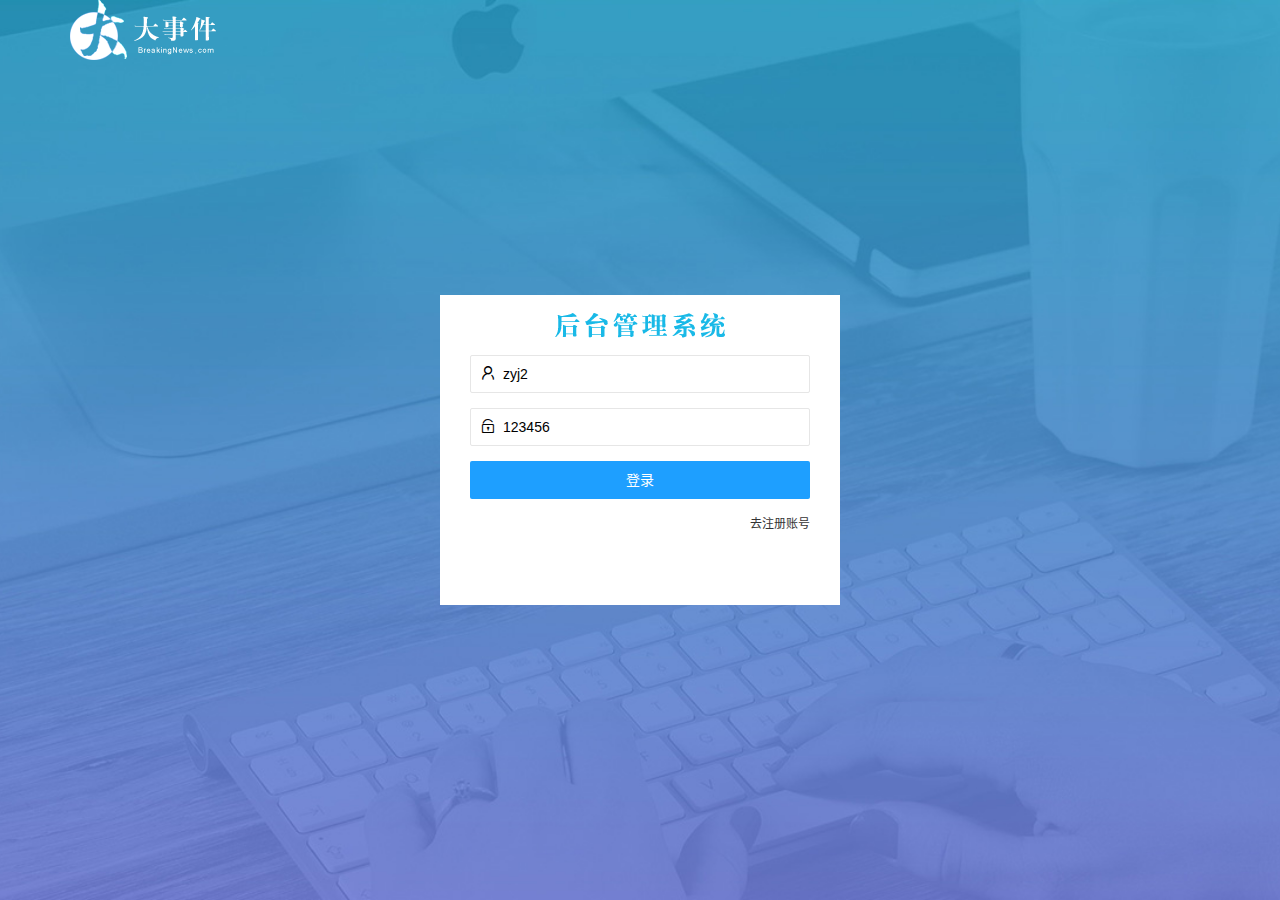
<file: login.html>
<!DOCTYPE html>
<html lang="zh-CN">

<head>
    <meta charset="UTF-8">
    <meta name="viewport" content="width=device-width, initial-scale=1.0">
    <link rel="shortcut icon" href="./favicon.ico" type="image/x-icon">
    <title>注册-登录页面</title>
    <!-- 引入layui样式文件 -->
    <link rel="stylesheet" href="/assets/lib/layui/css/layui.css">
    <!-- 引入自己的css样式 -->
    <link rel="stylesheet" href="/assets/css/login.css">
</head>

<body>
    <!-- 头部logo区域 -->
    <div class="layui-main">
        <img src="/assets/images/logo.png" alt="">
    </div>
    <!-- 登录注册区域 -->
    <div class="loginAndRegBox">
        <div class="box_title"></div>
        <!-- 登录 -->
        <div class="box_login">
            <!-- 登录表单 -->
            <form class="layui-form" id="form_login">
                <!-- 用户名 -->
                <div class="layui-form-item">
                    <i class="layui-icon layui-icon-username"></i>
                    <input type="text" value="zyj2" name="username" required lay-verify="required" placeholder="请输入用户名" autocomplete="off" class="layui-input">
                </div>
                <!-- 密码 -->
                <div class="layui-form-item">
                    <i class="layui-icon layui-icon-password"></i>
                    <input type="text" value="123456" name="password" required lay-verify="required|pwd" placeholder="请输入密码" autocomplete="off" class="layui-input">
                </div>
                <!-- 登录按钮 -->
                <div class="layui-form-item">
                    <button class="layui-btn layui-btn-fluid  layui-btn-normal" lay-submit lay-filter="formDemo">登录</button>
                </div>
                <!-- 切换按钮 -->
                <div class="layui-form-item links">
                    <a href="javascript:;" id="link_reg">去注册账号</a>
                </div>

            </form>

        </div>
        <!-- 注册 -->
        <div class="box_reg" style="display: none;">
            <!-- 注册表单 -->
            <form class="layui-form" action="" id="form_reg">
                <!-- 用户名 -->
                <div class="layui-form-item">
                    <i class="layui-icon layui-icon-username"></i>
                    <input type="text" name="username" required lay-verify="required" placeholder="请输入用户名" autocomplete="off" class="layui-input">
                </div>
                <!-- 密码 -->
                <div class="layui-form-item">
                    <i class="layui-icon layui-icon-password"></i>
                    <input type="text" name="password" required lay-verify="required|pwd" placeholder="请输入密码" autocomplete="off" class="layui-input">
                </div>
                <!-- 确认密码 -->
                <div class="layui-form-item">
                    <i class="layui-icon layui-icon-password"></i>
                    <input type="text" name="repassword" required lay-verify="required|pwd|repwd" placeholder="请再次输入密码" autocomplete="off" class="layui-input">
                </div>
                <!-- 注册按钮 -->
                <div class="layui-form-item">
                    <button class="layui-btn layui-btn-fluid  layui-btn-normal" lay-submit lay-filter="formDemo">注册</button>
                </div>
                <!-- 切换按钮 -->
                <div class="layui-form-item links">
                    <a href="javascript:;" id="link_login">去登录</a>
                </div>

            </form>

        </div>

    </div>

    <!-- 导入layui的js文件 -->
    <script src="/assets/lib/layui/layui.all.js"></script>
    <!-- 导入jQuery文件 -->
    <script src="/assets/lib/jquery.js"></script>
    <!-- 导入自己封装的baseAPI文件 -->
    <script src="/assets/js/baseAPI.js"></script>
    <!-- 导入自己的js文件 -->
    <script src="/assets/js/login.js"></script>
</body>

</html>
</file>
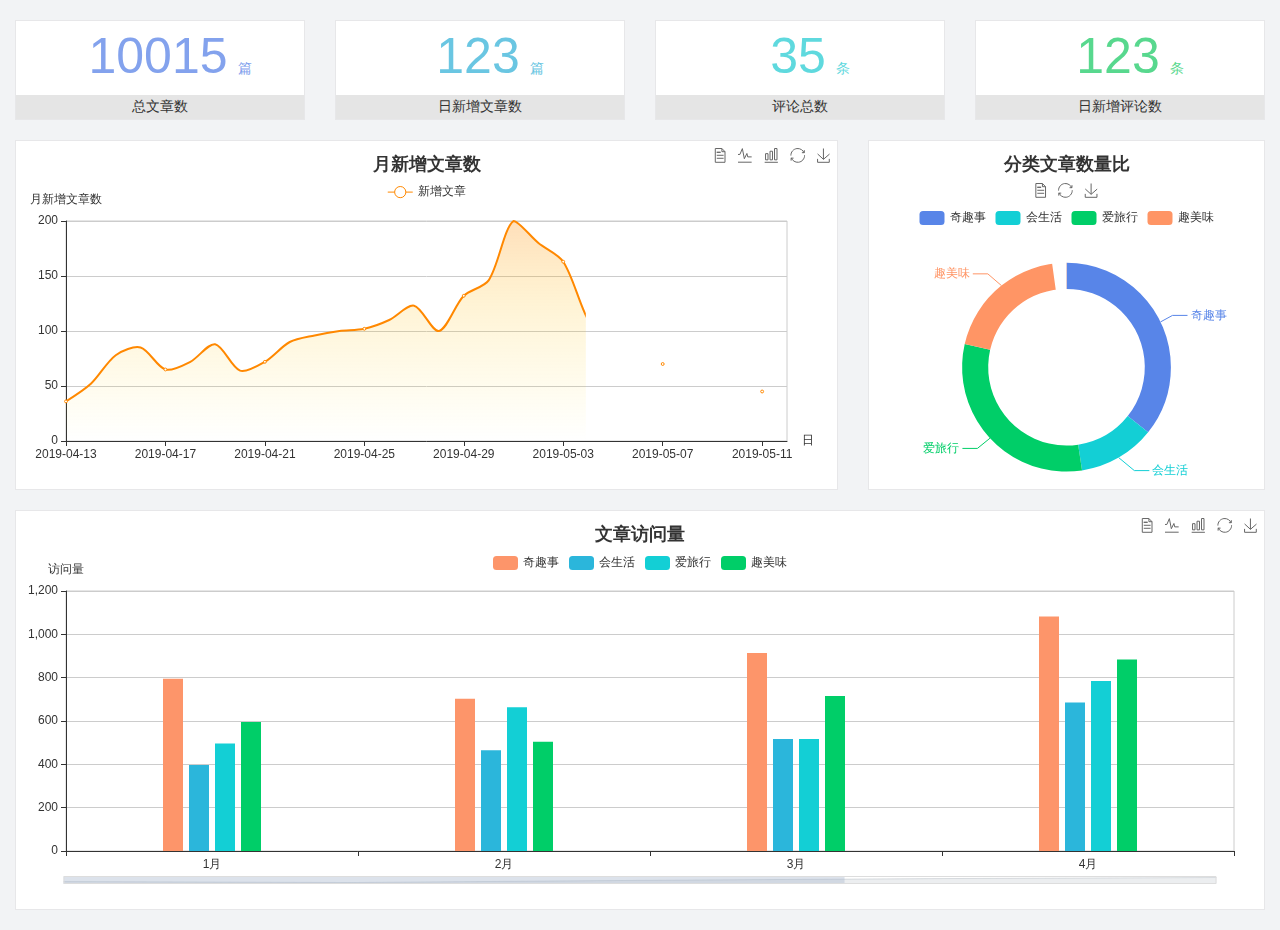
<file: home/dashboard.html>
<!DOCTYPE html>
<html lang="en">

<head>
  <meta charset="UTF-8">
  <meta name="viewport" content="width=device-width, initial-scale=1.0">
  <meta http-equiv="X-UA-Compatible" content="ie=edge">
  <title>图表统计</title>
  <link rel="stylesheet" href="../assets/lib/bootstrap.css" />
  <link rel="stylesheet" href="../assets/lib/main.css" />
  <script src="../assets/lib/jquery.js"></script>
  <script type="text/javascript" src="../assets/lib/echarts.min.js"></script>
</head>

<body>
  <div class="container-fluid">
    <div class="row spannel_list">
      <div class="col-sm-3 col-xs-6">
        <div class="spannel">
          <em>10015</em><span>篇</span>
          <b>总文章数</b>
        </div>
      </div>
      <div class="col-sm-3 col-xs-6">
        <div class="spannel scolor01">
          <em>123</em><span>篇</span>
          <b>日新增文章数</b>
        </div>
      </div>
      <div class="col-sm-3 col-xs-6">
        <div class="spannel scolor02">
          <em>35</em><span>条</span>
          <b>评论总数</b>
        </div>
      </div>
      <div class="col-sm-3 col-xs-6">
        <div class="spannel scolor03">
          <em>123</em><span>条</span>
          <b>日新增评论数</b>
        </div>
      </div>
    </div>
  </div>

  <div class="container-fluid">
    <div class="row curve-pie">
      <div class="col-lg-8 col-md-8">
        <div class="gragh_pannel" id="curve_show"></div>
      </div>
      <div class="col-lg-4 col-md-4">
        <div class="gragh_pannel" id="pie_show"></div>
      </div>
    </div>
  </div>

  <div class="container-fluid">
    <div class="column_pannel" id="column_show"></div>
  </div>

  <script>
    var oChart = echarts.init(document.getElementById('curve_show'));
    var aList_all = [
      { 'count': 36, 'date': '2019-04-13' },
      { 'count': 52, 'date': '2019-04-14' },
      { 'count': 78, 'date': '2019-04-15' },
      { 'count': 85, 'date': '2019-04-16' },
      { 'count': 65, 'date': '2019-04-17' },
      { 'count': 72, 'date': '2019-04-18' },
      { 'count': 88, 'date': '2019-04-19' },
      { 'count': 64, 'date': '2019-04-20' },
      { 'count': 72, 'date': '2019-04-21' },
      { 'count': 90, 'date': '2019-04-22' },
      { 'count': 96, 'date': '2019-04-23' },
      { 'count': 100, 'date': '2019-04-24' },
      { 'count': 102, 'date': '2019-04-25' },
      { 'count': 110, 'date': '2019-04-26' },
      { 'count': 123, 'date': '2019-04-27' },
      { 'count': 100, 'date': '2019-04-28' },
      { 'count': 132, 'date': '2019-04-29' },
      { 'count': 146, 'date': '2019-04-30' },
      { 'count': 200, 'date': '2019-05-01' },
      { 'count': 180, 'date': '2019-05-02' },
      { 'count': 163, 'date': '2019-05-03' },
      { 'count': 110, 'date': '2019-05-04' },
      { 'count': 80, 'date': '2019-05-05' },
      { 'count': 82, 'date': '2019-05-06' },
      { 'count': 70, 'date': '2019-05-07' },
      { 'count': 65, 'date': '2019-05-08' },
      { 'count': 54, 'date': '2019-05-09' },
      { 'count': 40, 'date': '2019-05-10' },
      { 'count': 45, 'date': '2019-05-11' },
      { 'count': 38, 'date': '2019-05-12' },
    ];

    let aCount = [];
    let aDate = [];

    for (var i = 0; i < aList_all.length; i++) {
      aCount.push(aList_all[i].count);
      aDate.push(aList_all[i].date);
    }

    var chartopt = {
      title: {
        text: '月新增文章数',
        left: 'center',
        top: '10'
      },
      tooltip: {
        trigger: 'axis'
      },
      legend: {
        data: ['新增文章'],
        top: '40'
      },
      toolbox: {
        show: true,
        feature: {
          mark: { show: true },
          dataView: { show: true, readOnly: false },
          magicType: { show: true, type: ['line', 'bar'] },
          restore: { show: true },
          saveAsImage: { show: true }
        }
      },
      calculable: true,
      xAxis: [
        {
          name: '日',
          type: 'category',
          boundaryGap: false,
          data: aDate
        }
      ],
      yAxis: [
        {
          name: '月新增文章数',
          type: 'value'
        }
      ],
      series: [
        {
          name: '新增文章',
          type: 'line',
          smooth: true,
          itemStyle: { normal: { areaStyle: { type: 'default' }, color: '#f80' }, lineStyle: { color: '#f80' } },
          data: aCount
        }],
      areaStyle: {
        normal: {
          color: new echarts.graphic.LinearGradient(0, 0, 0, 1, [{
            offset: 0,
            color: 'rgba(255,136,0,0.39)'
          }, {
            offset: .34,
            color: 'rgba(255,180,0,0.25)'
          }, {
            offset: 1,
            color: 'rgba(255,222,0,0.00)'
          }])

        }
      },
      grid: {
        show: true,
        x: 50,
        x2: 50,
        y: 80,
        height: 220
      }
    };

    oChart.setOption(chartopt);


    var oPie = echarts.init(document.getElementById('pie_show'));
    var oPieopt =
    {
      title: {
        top: 10,
        text: '分类文章数量比',
        x: 'center'
      },
      tooltip: {
        trigger: 'item',
        formatter: "{a} <br/>{b} : {c} ({d}%)"
      },
      color: ['#5885e8', '#13cfd5', '#00ce68', '#ff9565'],
      legend: {
        x: 'center',
        top: 65,
        data: ['奇趣事', '会生活', '爱旅行', '趣美味']
      },
      toolbox: {
        show: true,
        x: 'center',
        top: 35,
        feature: {
          mark: { show: true },
          dataView: { show: true, readOnly: false },
          magicType: {
            show: true,
            type: ['pie', 'funnel'],
            option: {
              funnel: {
                x: '25%',
                width: '50%',
                funnelAlign: 'left',
                max: 1548
              }
            }
          },
          restore: { show: true },
          saveAsImage: { show: true }
        }
      },
      calculable: true,
      series: [
        {
          name: '访问来源',
          type: 'pie',
          radius: ['45%', '60%'],
          center: ['50%', '65%'],
          data: [
            { value: 300, name: '奇趣事' },
            { value: 100, name: '会生活' },
            { value: 260, name: '爱旅行' },
            { value: 180, name: '趣美味' }
          ]
        }
      ]
    };
    oPie.setOption(oPieopt);



    var oColumn = this.echarts.init(document.getElementById('column_show'));
    var oColumnopt =
    {
      title: {
        text: '文章访问量',
        left: 'center',
        top: '10'
      },
      tooltip: {
        trigger: 'axis'
      },
      legend: {
        data: ['奇趣事', '会生活', '爱旅行', '趣美味'],
        top: '40'
      },
      toolbox: {
        show: true,
        feature: {
          mark: { show: true },
          dataView: { show: true, readOnly: false },
          magicType: { show: true, type: ['line', 'bar'] },
          restore: { show: true },
          saveAsImage: { show: true }
        }
      },
      calculable: true,
      xAxis: [
        {
          type: 'category',
          data: ['1月', '2月', '3月', '4月', '5月']
        }
      ],
      yAxis: [
        {
          name: '访问量',
          type: 'value'
        }
      ],
      series: [
        {
          name: '奇趣事',
          type: 'bar',
          barWidth: 20,
          itemStyle: {
            normal: { areaStyle: { type: 'default' }, color: '#fd956a' }
          },
          data: [800, 708, 920, 1090, 1200]
        },
        {
          name: '会生活',
          type: 'bar',
          barWidth: 20,
          itemStyle: {
            normal: { areaStyle: { type: 'default' }, color: '#2bb6db' }
          },
          data: [400, 468, 520, 690, 800]
        },
        {
          name: '爱旅行',
          type: 'bar',
          barWidth: 20,
          itemStyle: {
            normal: { areaStyle: { type: 'default' }, color: '#13cfd5' }
          },
          data: [500, 668, 520, 790, 900]
        },
        {
          name: '趣美味',
          type: 'bar',
          barWidth: 20,
          itemStyle: {
            normal: { areaStyle: { type: 'default' }, color: '#00ce68' }
          },
          data: [600, 508, 720, 890, 1000]
        }
      ],
      grid: {
        show: true,
        x: 50,
        x2: 30,
        y: 80,
        height: 260
      },
      dataZoom: [//给x轴设置滚动条
        {
          start: 0,//默认为0
          end: 100 - 1000 / 31,//默认为100
          type: 'slider',
          show: true,
          xAxisIndex: [0],
          handleSize: 0,//滑动条的 左右2个滑动条的大小
          height: 8,//组件高度
          left: 45, //左边的距离
          right: 50,//右边的距离
          bottom: 26,//右边的距离
          handleColor: '#ddd',//h滑动图标的颜色
          handleStyle: {
            borderColor: "#cacaca",
            borderWidth: "1",
            shadowBlur: 2,
            background: "#ddd",
            shadowColor: "#ddd",
          }
        }]
    };
    oColumn.setOption(oColumnopt);
  </script>
</body>

</html>
</file>
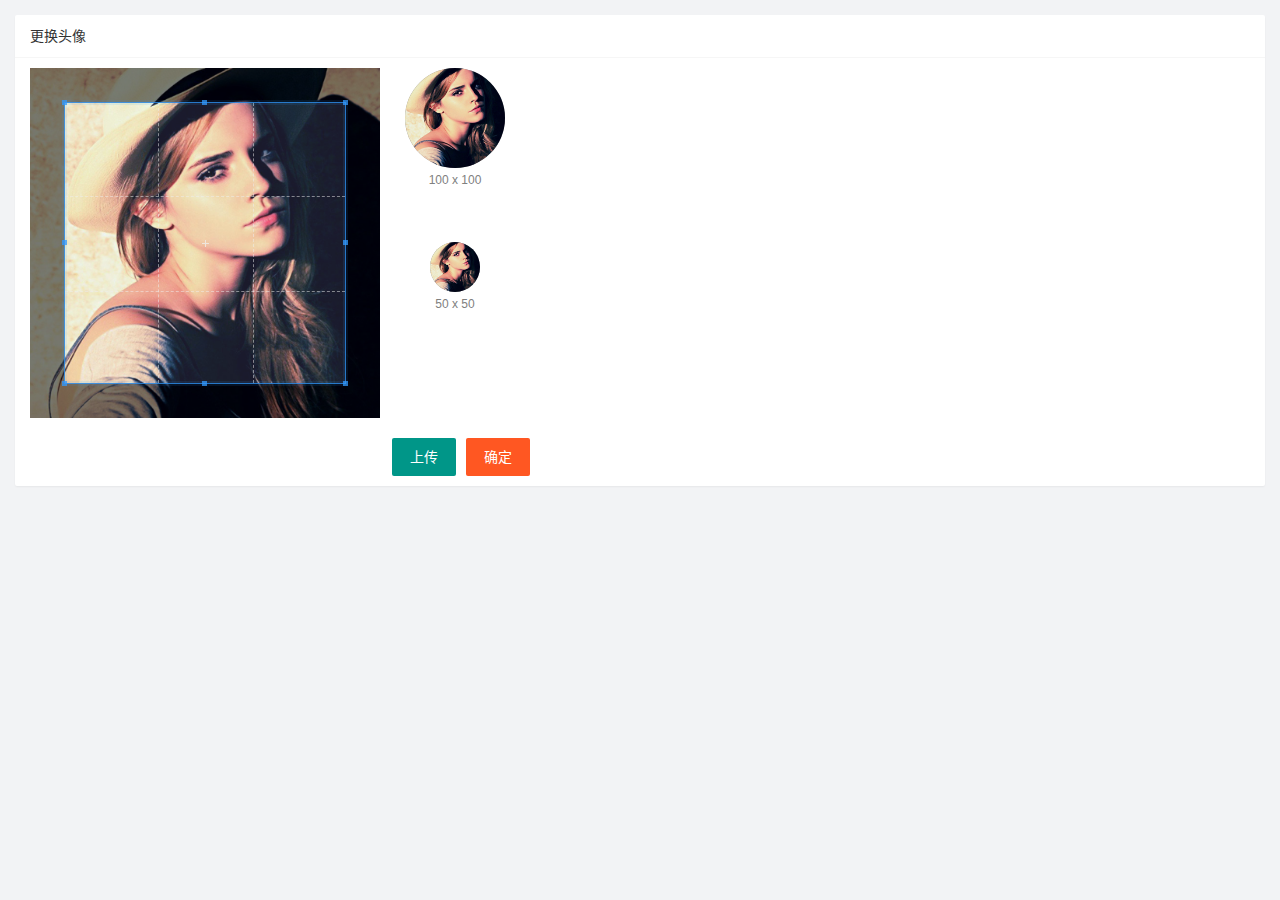
<file: user/user_avatar.html>
<!DOCTYPE html>
<html lang="zh-CN">

<head>
    <meta charset="UTF-8">
    <meta name="viewport" content="width=device-width, initial-scale=1.0">
    <link rel="shortcut icon" href="/favicon.ico" type="image/x-icon">
    <title>更换头像页面</title>
    <link rel="stylesheet" href="/assets/lib/layui/css/layui.css">
    <link rel="stylesheet" href="/assets/lib/cropper/cropper.css">
    <link rel="stylesheet" href="/assets/css/user/user_avatar.css">
</head>

<body>
    <div class="layui-card">
        <div class="layui-card-header">更换头像</div>
        <div class="layui-card-body">
            <!-- 第一行的图片裁剪和预览区域 -->
            <div class="row1">
                <!-- 图片裁剪区域 -->
                <div class="cropper-box">
                    <!-- 这个 img 标签很重要，将来会把它初始化为裁剪区域 -->
                    <img id="image" src="/assets/images/sample.jpg" />
                </div>
                <!-- 图片的预览区域 -->
                <div class="preview-box">
                    <div>
                        <!-- 宽高为 100px 的预览区域 -->
                        <div class="img-preview w100"></div>
                        <p class="size">100 x 100</p>
                    </div>
                    <div>
                        <!-- 宽高为 50px 的预览区域 -->
                        <div class="img-preview w50"></div>
                        <p class="size">50 x 50</p>
                    </div>
                </div>
            </div>

            <!-- 第二行的按钮区域 -->
            <div class="row2">
                <input multiple type="file" id="file" style="display: none;" accept="image/png,image/jpeg" />
                <button type="button" class="layui-btn" id="btnChooseImg">上传</button>
                <button type="button" class="layui-btn layui-btn-danger" id="btnUpload">确定</button>
            </div>
        </div>
    </div>
    <script src="/assets/lib/layui/layui.all.js"></script>
    <script src="/assets/lib/jquery.js"></script>
    <script src="/assets/lib/cropper/Cropper.js"></script>
    <script src="/assets/lib/cropper/jquery-cropper.js"></script>
    <script src="/assets/js/baseAPI.js"></script>
    <script src="/assets/js/user/user_avatar.js"></script>
</body>

</html>
</file>
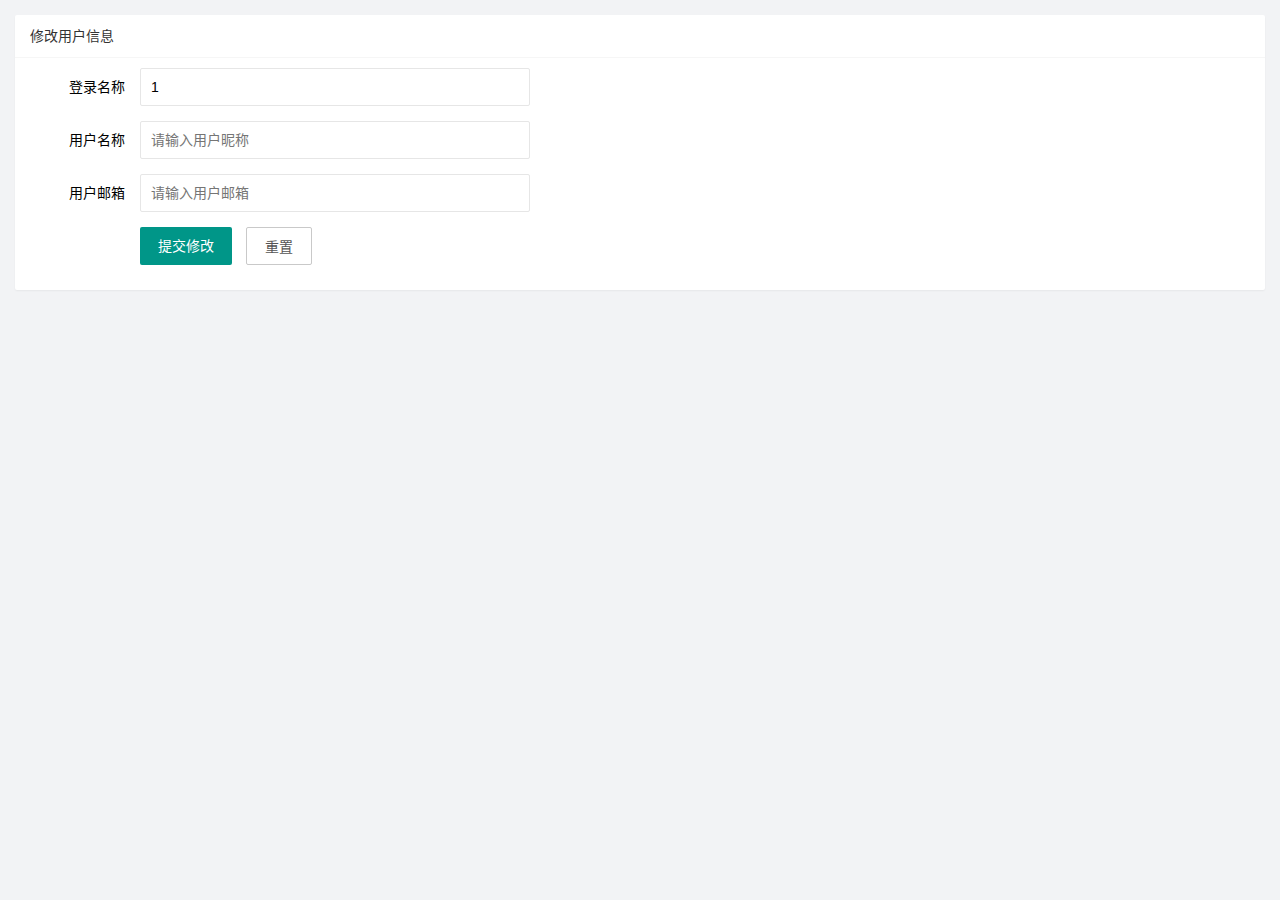
<file: user/user_info.html>
<!DOCTYPE html>
<html lang="zh-CN">

<head>
    <meta charset="UTF-8">
    <meta name="viewport" content="width=device-width, initial-scale=1.0">
    <link rel="stylesheet" href="/favicon.ico">
    <title>基本资料</title>
    <link rel="stylesheet" href="/assets/lib/layui/css/layui.css">
    <link rel="stylesheet" href="/assets/css/user/user_ifno.css">
</head>

<body>
    <div class="layui-card">
        <div class="layui-card-header">修改用户信息</div>
        <div class="layui-card-body">
            <form class="layui-form" lay-filter="formUserInfo">
                <!-- 用隐藏域记录和收集id -->
                <input type="hidden" name="id">
                <div class="layui-form-item">
                    <label class="layui-form-label">登录名称</label>
                    <!-- readonly表示只读 -->
                    <div class="layui-input-block">
                        <input value="1" type="text" name="username" required lay-verify="required" placeholder="请输入标题" autocomplete="off" class="layui-input" readonly>
                    </div>
                </div>
                <div class="layui-form-item">
                    <label class="layui-form-label">用户名称</label>
                    <div class="layui-input-block">
                        <input type="text" name="nickname" required lay-verify="required|nickname" placeholder="请输入用户昵称" autocomplete="off" class="layui-input">
                    </div>
                </div>
                <div class="layui-form-item">
                    <label class="layui-form-label">用户邮箱</label>
                    <div class="layui-input-block">
                        <input type="text" name="email" required lay-verify="required|email" placeholder="请输入用户邮箱" autocomplete="off" class="layui-input">
                    </div>
                </div>

                <div class="layui-form-item ">
                    <div class="layui-input-block ">
                        <button class="layui-btn " lay-submit lay-filter="formDemo ">提交修改</button>
                        <button type="reset " class="layui-btn layui-btn-primary " id="btnReset">重置</button>
                    </div>
                </div>
            </form>
        </div>
    </div>

    <script src="/assets/lib/layui/layui.all.js "></script>
    <script src="/assets/lib/jquery.js "></script>
    <script src="/assets/js/baseAPI.js "></script>
    <script src="/assets/js/user/user_info.js "></script>
</body>

</html>
</file>
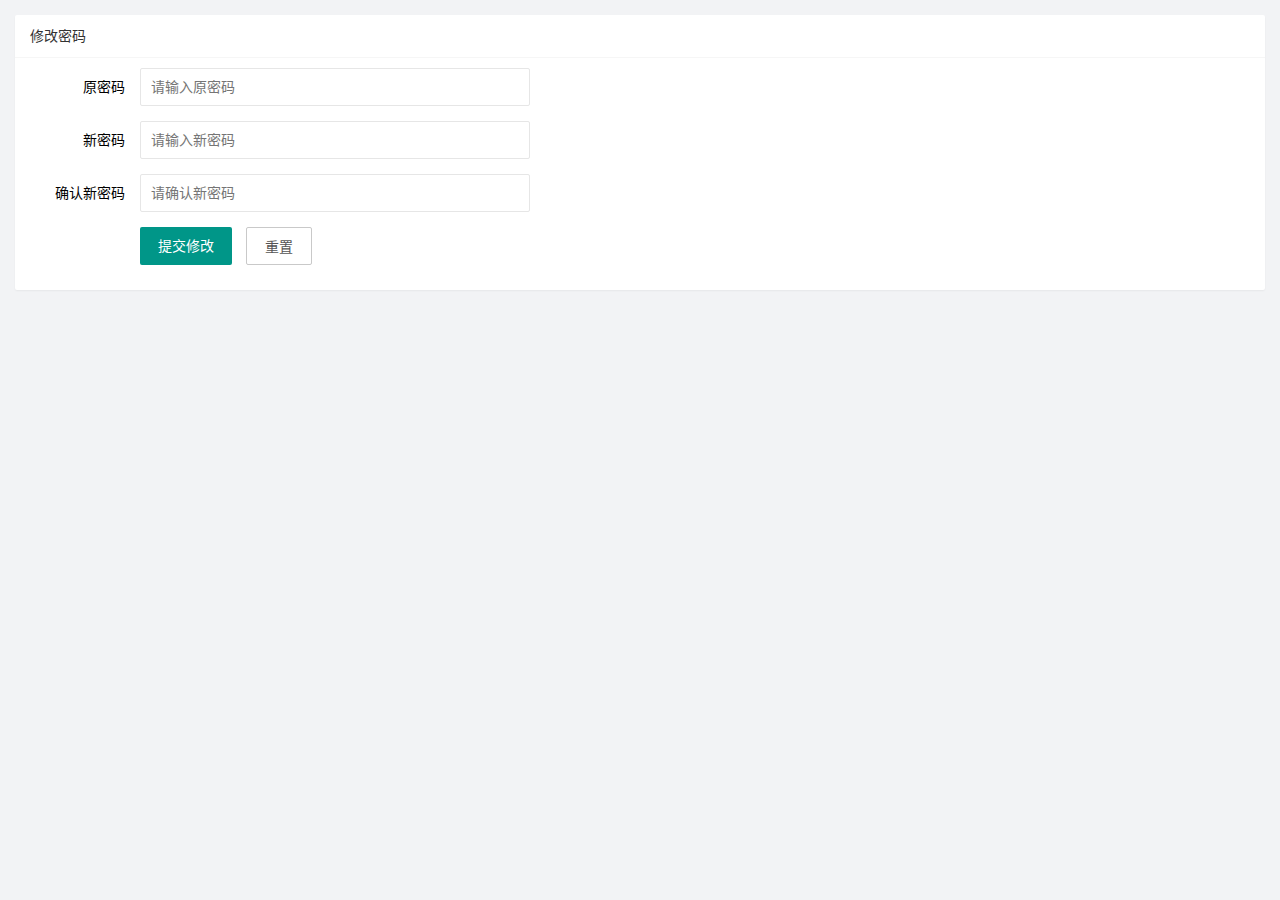
<file: user/user_pwd.html>
<!DOCTYPE html>
<html lang="zh-CN">

<head>
    <meta charset="UTF-8">
    <meta name="viewport" content="width=device-width, initial-scale=1.0">
    <link rel="shortcut icon" href="/favicon.ico" type="image/x-icon">
    <title>修改密码页面</title>
    <link rel="stylesheet" href="/assets/lib/layui/css/layui.css">
    <link rel="stylesheet" href="/assets/css/user/user_pwd.css">
</head>

<body>
    <div class="layui-card">
        <div class="layui-card-header">修改密码</div>
        <div class="layui-card-body">
            <form class="layui-form" action="">
                <div class="layui-form-item">
                    <label class="layui-form-label">原密码</label>
                    <div class="layui-input-block">
                        <input type="text" name="oldPwd" required lay-verify="required|pwd" placeholder="请输入原密码" autocomplete="off" class="layui-input">
                    </div>
                </div>
                <div class="layui-form-item">
                    <label class="layui-form-label">新密码</label>
                    <div class="layui-input-block">
                        <input type="text" name="newPwd" required lay-verify="required|pwd|samepwd" placeholder="请输入新密码" autocomplete="off" class="layui-input">
                    </div>
                </div>
                <div class="layui-form-item">
                    <label class="layui-form-label">确认新密码</label>
                    <div class="layui-input-block">
                        <input type="text" name="rePwd" required lay-verify="required|pwd|repwd" placeholder="请确认新密码 " autocomplete="off " class="layui-input ">
                    </div>
                </div>
                <div class="layui-form-item ">
                    <div class="layui-input-block ">
                        <button class="layui-btn " lay-submit lay-filter="formDemo ">提交修改</button>
                        <button type="reset " class="layui-btn layui-btn-primary ">重置</button>
                    </div>
                </div>
            </form>
        </div>
    </div>
    <script src="/assets/lib/layui/layui.all.js "></script>
    <script src="/assets/lib/jquery.js "></script>
    <script src="/assets/js/baseAPI.js "></script>
    <script src="/assets/js/user/user_pwd.js "></script>
</body>

</html>
</file>
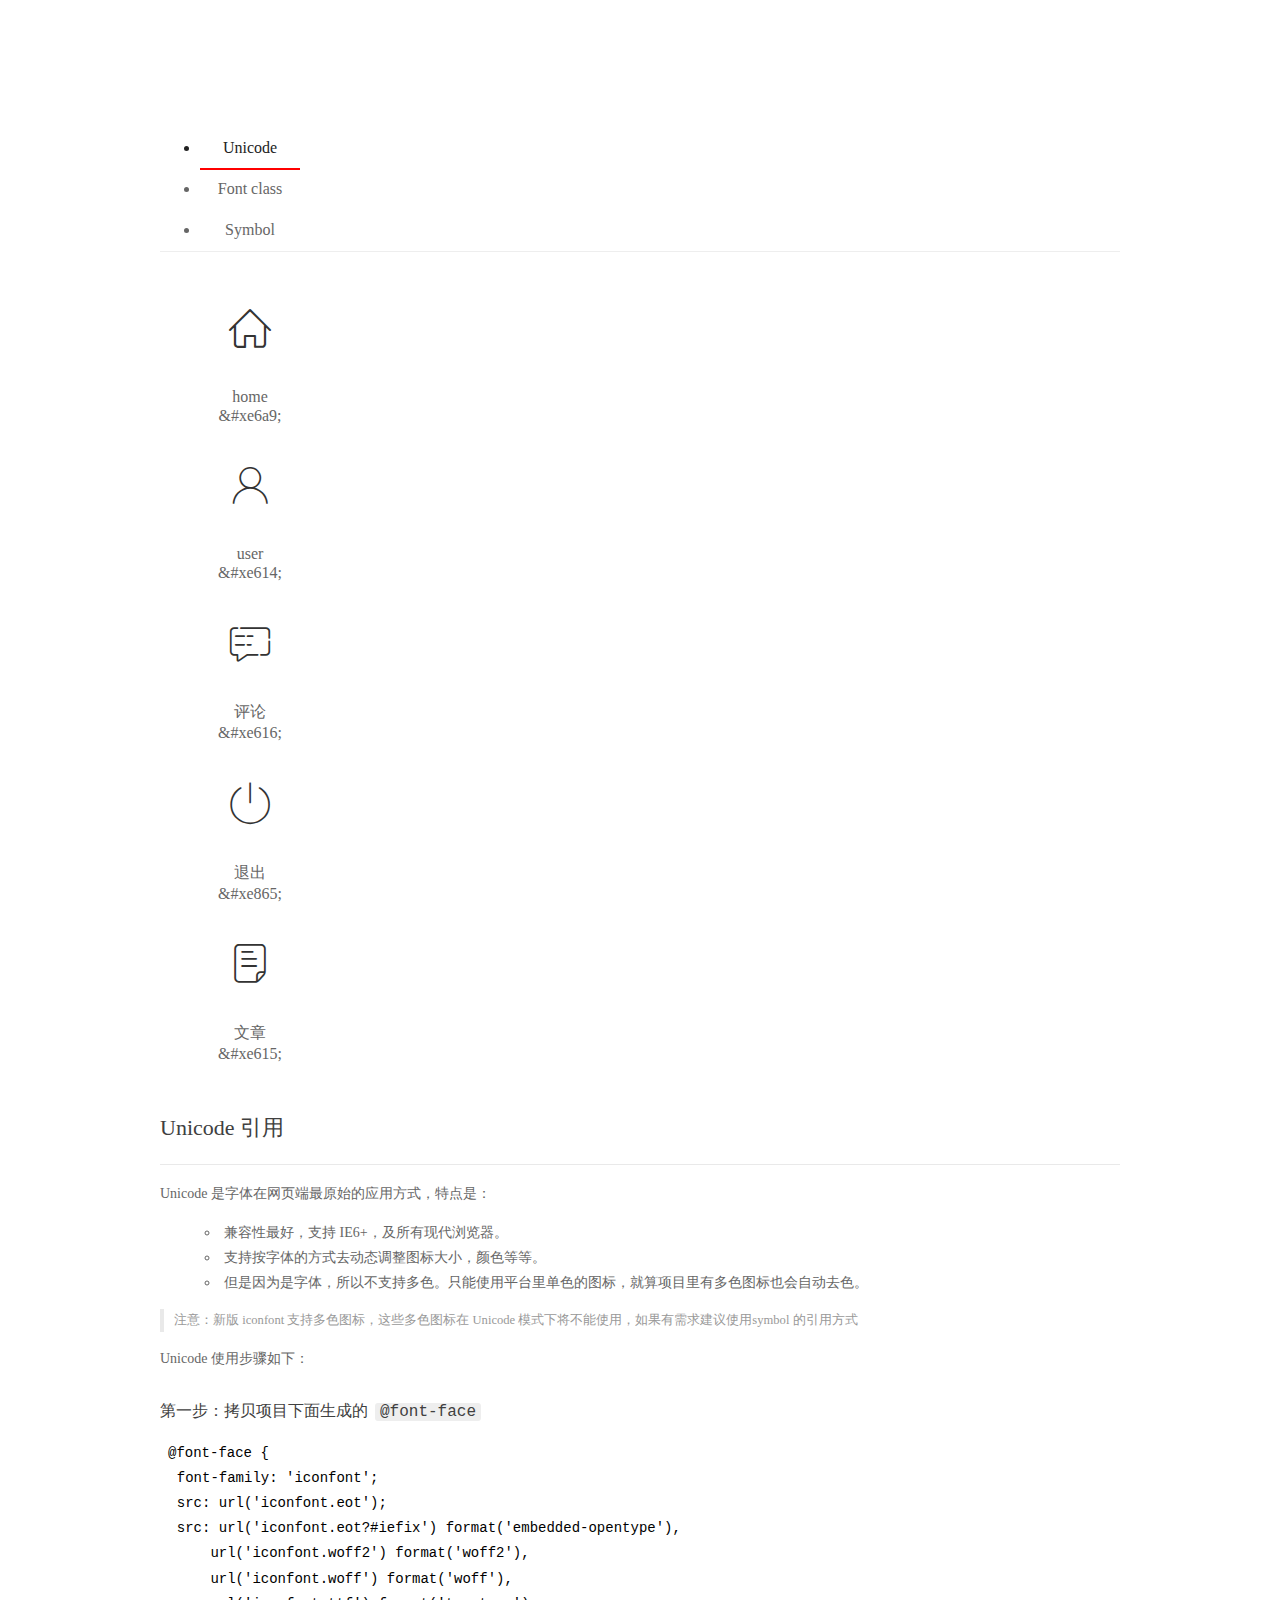
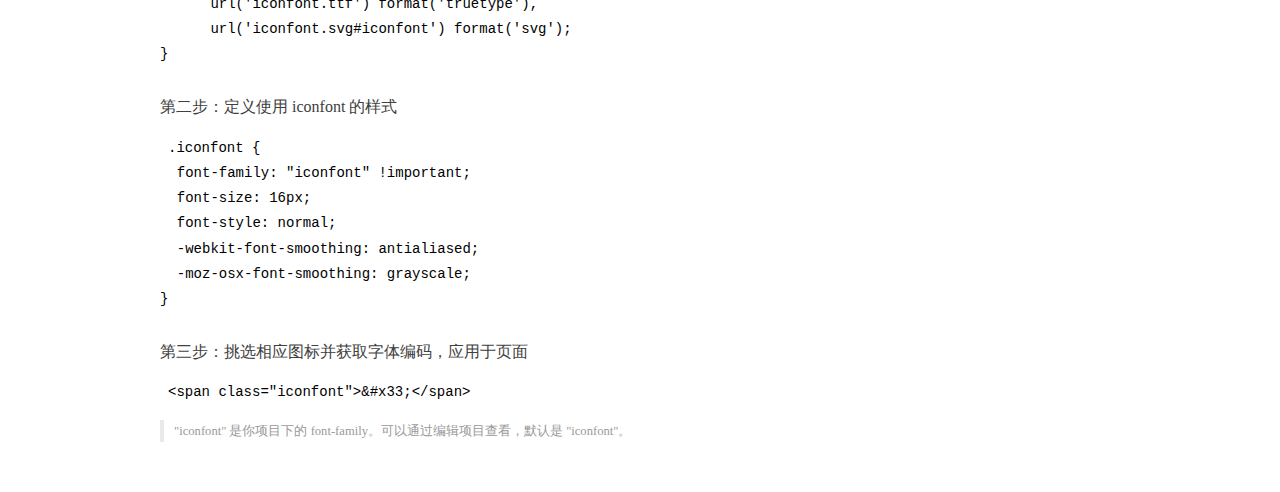
<file: assets/fonts/demo_index.html>
<!DOCTYPE html>
<html>
<head>
  <meta charset="utf-8"/>
  <title>IconFont Demo</title>
  <link rel="shortcut icon" href="https://gtms04.alicdn.com/tps/i4/TB1_oz6GVXXXXaFXpXXJDFnIXXX-64-64.ico" type="image/x-icon"/>
  <link rel="stylesheet" href="https://g.alicdn.com/thx/cube/1.3.2/cube.min.css">
  <link rel="stylesheet" href="demo.css">
  <link rel="stylesheet" href="iconfont.css">
  <script src="iconfont.js"></script>
  <!-- jQuery -->
  <script src="https://a1.alicdn.com/oss/uploads/2018/12/26/7bfddb60-08e8-11e9-9b04-53e73bb6408b.js"></script>
  <!-- 代码高亮 -->
  <script src="https://a1.alicdn.com/oss/uploads/2018/12/26/a3f714d0-08e6-11e9-8a15-ebf944d7534c.js"></script>
</head>
<body>
  <div class="main">
    <h1 class="logo"><a href="https://www.iconfont.cn/" title="iconfont 首页" target="_blank">&#xe86b;</a></h1>
    <div class="nav-tabs">
      <ul id="tabs" class="dib-box">
        <li class="dib active"><span>Unicode</span></li>
        <li class="dib"><span>Font class</span></li>
        <li class="dib"><span>Symbol</span></li>
      </ul>
      
    </div>
    <div class="tab-container">
      <div class="content unicode" style="display: block;">
          <ul class="icon_lists dib-box">
          
            <li class="dib">
              <span class="icon iconfont">&#xe6a9;</span>
                <div class="name">home</div>
                <div class="code-name">&amp;#xe6a9;</div>
              </li>
          
            <li class="dib">
              <span class="icon iconfont">&#xe614;</span>
                <div class="name">user</div>
                <div class="code-name">&amp;#xe614;</div>
              </li>
          
            <li class="dib">
              <span class="icon iconfont">&#xe616;</span>
                <div class="name">评论</div>
                <div class="code-name">&amp;#xe616;</div>
              </li>
          
            <li class="dib">
              <span class="icon iconfont">&#xe865;</span>
                <div class="name">退出</div>
                <div class="code-name">&amp;#xe865;</div>
              </li>
          
            <li class="dib">
              <span class="icon iconfont">&#xe615;</span>
                <div class="name">文章</div>
                <div class="code-name">&amp;#xe615;</div>
              </li>
          
          </ul>
          <div class="article markdown">
          <h2 id="unicode-">Unicode 引用</h2>
          <hr>

          <p>Unicode 是字体在网页端最原始的应用方式，特点是：</p>
          <ul>
            <li>兼容性最好，支持 IE6+，及所有现代浏览器。</li>
            <li>支持按字体的方式去动态调整图标大小，颜色等等。</li>
            <li>但是因为是字体，所以不支持多色。只能使用平台里单色的图标，就算项目里有多色图标也会自动去色。</li>
          </ul>
          <blockquote>
            <p>注意：新版 iconfont 支持多色图标，这些多色图标在 Unicode 模式下将不能使用，如果有需求建议使用symbol 的引用方式</p>
          </blockquote>
          <p>Unicode 使用步骤如下：</p>
          <h3 id="-font-face">第一步：拷贝项目下面生成的 <code>@font-face</code></h3>
<pre><code class="language-css"
>@font-face {
  font-family: 'iconfont';
  src: url('iconfont.eot');
  src: url('iconfont.eot?#iefix') format('embedded-opentype'),
      url('iconfont.woff2') format('woff2'),
      url('iconfont.woff') format('woff'),
      url('iconfont.ttf') format('truetype'),
      url('iconfont.svg#iconfont') format('svg');
}
</code></pre>
          <h3 id="-iconfont-">第二步：定义使用 iconfont 的样式</h3>
<pre><code class="language-css"
>.iconfont {
  font-family: "iconfont" !important;
  font-size: 16px;
  font-style: normal;
  -webkit-font-smoothing: antialiased;
  -moz-osx-font-smoothing: grayscale;
}
</code></pre>
          <h3 id="-">第三步：挑选相应图标并获取字体编码，应用于页面</h3>
<pre>
<code class="language-html"
>&lt;span class="iconfont"&gt;&amp;#x33;&lt;/span&gt;
</code></pre>
          <blockquote>
            <p>"iconfont" 是你项目下的 font-family。可以通过编辑项目查看，默认是 "iconfont"。</p>
          </blockquote>
          </div>
      </div>
      <div class="content font-class">
        <ul class="icon_lists dib-box">
          
          <li class="dib">
            <span class="icon iconfont icon-home"></span>
            <div class="name">
              home
            </div>
            <div class="code-name">.icon-home
            </div>
          </li>
          
          <li class="dib">
            <span class="icon iconfont icon-user"></span>
            <div class="name">
              user
            </div>
            <div class="code-name">.icon-user
            </div>
          </li>
          
          <li class="dib">
            <span class="icon iconfont icon-pinglun"></span>
            <div class="name">
              评论
            </div>
            <div class="code-name">.icon-pinglun
            </div>
          </li>
          
          <li class="dib">
            <span class="icon iconfont icon-tuichu"></span>
            <div class="name">
              退出
            </div>
            <div class="code-name">.icon-tuichu
            </div>
          </li>
          
          <li class="dib">
            <span class="icon iconfont icon-16"></span>
            <div class="name">
              文章
            </div>
            <div class="code-name">.icon-16
            </div>
          </li>
          
        </ul>
        <div class="article markdown">
        <h2 id="font-class-">font-class 引用</h2>
        <hr>

        <p>font-class 是 Unicode 使用方式的一种变种，主要是解决 Unicode 书写不直观，语意不明确的问题。</p>
        <p>与 Unicode 使用方式相比，具有如下特点：</p>
        <ul>
          <li>兼容性良好，支持 IE8+，及所有现代浏览器。</li>
          <li>相比于 Unicode 语意明确，书写更直观。可以很容易分辨这个 icon 是什么。</li>
          <li>因为使用 class 来定义图标，所以当要替换图标时，只需要修改 class 里面的 Unicode 引用。</li>
          <li>不过因为本质上还是使用的字体，所以多色图标还是不支持的。</li>
        </ul>
        <p>使用步骤如下：</p>
        <h3 id="-fontclass-">第一步：引入项目下面生成的 fontclass 代码：</h3>
<pre><code class="language-html">&lt;link rel="stylesheet" href="./iconfont.css"&gt;
</code></pre>
        <h3 id="-">第二步：挑选相应图标并获取类名，应用于页面：</h3>
<pre><code class="language-html">&lt;span class="iconfont icon-xxx"&gt;&lt;/span&gt;
</code></pre>
        <blockquote>
          <p>"
            iconfont" 是你项目下的 font-family。可以通过编辑项目查看，默认是 "iconfont"。</p>
        </blockquote>
      </div>
      </div>
      <div class="content symbol">
          <ul class="icon_lists dib-box">
          
            <li class="dib">
                <svg class="icon svg-icon" aria-hidden="true">
                  <use xlink:href="#icon-home"></use>
                </svg>
                <div class="name">home</div>
                <div class="code-name">#icon-home</div>
            </li>
          
            <li class="dib">
                <svg class="icon svg-icon" aria-hidden="true">
                  <use xlink:href="#icon-user"></use>
                </svg>
                <div class="name">user</div>
                <div class="code-name">#icon-user</div>
            </li>
          
            <li class="dib">
                <svg class="icon svg-icon" aria-hidden="true">
                  <use xlink:href="#icon-pinglun"></use>
                </svg>
                <div class="name">评论</div>
                <div class="code-name">#icon-pinglun</div>
            </li>
          
            <li class="dib">
                <svg class="icon svg-icon" aria-hidden="true">
                  <use xlink:href="#icon-tuichu"></use>
                </svg>
                <div class="name">退出</div>
                <div class="code-name">#icon-tuichu</div>
            </li>
          
            <li class="dib">
                <svg class="icon svg-icon" aria-hidden="true">
                  <use xlink:href="#icon-16"></use>
                </svg>
                <div class="name">文章</div>
                <div class="code-name">#icon-16</div>
            </li>
          
          </ul>
          <div class="article markdown">
          <h2 id="symbol-">Symbol 引用</h2>
          <hr>

          <p>这是一种全新的使用方式，应该说这才是未来的主流，也是平台目前推荐的用法。相关介绍可以参考这篇<a href="">文章</a>
            这种用法其实是做了一个 SVG 的集合，与另外两种相比具有如下特点：</p>
          <ul>
            <li>支持多色图标了，不再受单色限制。</li>
            <li>通过一些技巧，支持像字体那样，通过 <code>font-size</code>, <code>color</code> 来调整样式。</li>
            <li>兼容性较差，支持 IE9+，及现代浏览器。</li>
            <li>浏览器渲染 SVG 的性能一般，还不如 png。</li>
          </ul>
          <p>使用步骤如下：</p>
          <h3 id="-symbol-">第一步：引入项目下面生成的 symbol 代码：</h3>
<pre><code class="language-html">&lt;script src="./iconfont.js"&gt;&lt;/script&gt;
</code></pre>
          <h3 id="-css-">第二步：加入通用 CSS 代码（引入一次就行）：</h3>
<pre><code class="language-html">&lt;style&gt;
.icon {
  width: 1em;
  height: 1em;
  vertical-align: -0.15em;
  fill: currentColor;
  overflow: hidden;
}
&lt;/style&gt;
</code></pre>
          <h3 id="-">第三步：挑选相应图标并获取类名，应用于页面：</h3>
<pre><code class="language-html">&lt;svg class="icon" aria-hidden="true"&gt;
  &lt;use xlink:href="#icon-xxx"&gt;&lt;/use&gt;
&lt;/svg&gt;
</code></pre>
          </div>
      </div>

    </div>
  </div>
  <script>
  $(document).ready(function () {
      $('.tab-container .content:first').show()

      $('#tabs li').click(function (e) {
        var tabContent = $('.tab-container .content')
        var index = $(this).index()

        if ($(this).hasClass('active')) {
          return
        } else {
          $('#tabs li').removeClass('active')
          $(this).addClass('active')

          tabContent.hide().eq(index).fadeIn()
        }
      })
    })
  </script>
</body>
</html>
</file>
<file: assets/lib/layui/css/layui.css>
/** layui-v2.5.5 MIT License By https://www.layui.com */
 .layui-inline,img{display:inline-block;vertical-align:middle}h1,h2,h3,h4,h5,h6{font-weight:400}.layui-edge,.layui-header,.layui-inline,.layui-main{position:relative}.layui-body,.layui-edge,.layui-elip{overflow:hidden}.layui-btn,.layui-edge,.layui-inline,img{vertical-align:middle}.layui-btn,.layui-disabled,.layui-icon,.layui-unselect{-moz-user-select:none;-webkit-user-select:none;-ms-user-select:none}.layui-elip,.layui-form-checkbox span,.layui-form-pane .layui-form-label{text-overflow:ellipsis;white-space:nowrap}.layui-breadcrumb,.layui-tree-btnGroup{visibility:hidden}blockquote,body,button,dd,div,dl,dt,form,h1,h2,h3,h4,h5,h6,input,li,ol,p,pre,td,textarea,th,ul{margin:0;padding:0;-webkit-tap-highlight-color:rgba(0,0,0,0)}a:active,a:hover{outline:0}img{border:none}li{list-style:none}table{border-collapse:collapse;border-spacing:0}h4,h5,h6{font-size:100%}button,input,optgroup,option,select,textarea{font-family:inherit;font-size:inherit;font-style:inherit;font-weight:inherit;outline:0}pre{white-space:pre-wrap;white-space:-moz-pre-wrap;white-space:-pre-wrap;white-space:-o-pre-wrap;word-wrap:break-word}body{line-height:24px;font:14px Helvetica Neue,Helvetica,PingFang SC,Tahoma,Arial,sans-serif}hr{height:1px;margin:10px 0;border:0;clear:both}a{color:#333;text-decoration:none}a:hover{color:#777}a cite{font-style:normal;*cursor:pointer}.layui-border-box,.layui-border-box *{box-sizing:border-box}.layui-box,.layui-box *{box-sizing:content-box}.layui-clear{clear:both;*zoom:1}.layui-clear:after{content:'\20';clear:both;*zoom:1;display:block;height:0}.layui-inline{*display:inline;*zoom:1}.layui-edge{display:inline-block;width:0;height:0;border-width:6px;border-style:dashed;border-color:transparent}.layui-edge-top{top:-4px;border-bottom-color:#999;border-bottom-style:solid}.layui-edge-right{border-left-color:#999;border-left-style:solid}.layui-edge-bottom{top:2px;border-top-color:#999;border-top-style:solid}.layui-edge-left{border-right-color:#999;border-right-style:solid}.layui-disabled,.layui-disabled:hover{color:#d2d2d2!important;cursor:not-allowed!important}.layui-circle{border-radius:100%}.layui-show{display:block!important}.layui-hide{display:none!important}@font-face{font-family:layui-icon;src:url(../font/iconfont.eot?v=250);src:url(../font/iconfont.eot?v=250#iefix) format('embedded-opentype'),url(../font/iconfont.woff2?v=250) format('woff2'),url(../font/iconfont.woff?v=250) format('woff'),url(../font/iconfont.ttf?v=250) format('truetype'),url(../font/iconfont.svg?v=250#layui-icon) format('svg')}.layui-icon{font-family:layui-icon!important;font-size:16px;font-style:normal;-webkit-font-smoothing:antialiased;-moz-osx-font-smoothing:grayscale}.layui-icon-reply-fill:before{content:"\e611"}.layui-icon-set-fill:before{content:"\e614"}.layui-icon-menu-fill:before{content:"\e60f"}.layui-icon-search:before{content:"\e615"}.layui-icon-share:before{content:"\e641"}.layui-icon-set-sm:before{content:"\e620"}.layui-icon-engine:before{content:"\e628"}.layui-icon-close:before{content:"\1006"}.layui-icon-close-fill:before{content:"\1007"}.layui-icon-chart-screen:before{content:"\e629"}.layui-icon-star:before{content:"\e600"}.layui-icon-circle-dot:before{content:"\e617"}.layui-icon-chat:before{content:"\e606"}.layui-icon-release:before{content:"\e609"}.layui-icon-list:before{content:"\e60a"}.layui-icon-chart:before{content:"\e62c"}.layui-icon-ok-circle:before{content:"\1005"}.layui-icon-layim-theme:before{content:"\e61b"}.layui-icon-table:before{content:"\e62d"}.layui-icon-right:before{content:"\e602"}.layui-icon-left:before{content:"\e603"}.layui-icon-cart-simple:before{content:"\e698"}.layui-icon-face-cry:before{content:"\e69c"}.layui-icon-face-smile:before{content:"\e6af"}.layui-icon-survey:before{content:"\e6b2"}.layui-icon-tree:before{content:"\e62e"}.layui-icon-upload-circle:before{content:"\e62f"}.layui-icon-add-circle:before{content:"\e61f"}.layui-icon-download-circle:before{content:"\e601"}.layui-icon-templeate-1:before{content:"\e630"}.layui-icon-util:before{content:"\e631"}.layui-icon-face-surprised:before{content:"\e664"}.layui-icon-edit:before{content:"\e642"}.layui-icon-speaker:before{content:"\e645"}.layui-icon-down:before{content:"\e61a"}.layui-icon-file:before{content:"\e621"}.layui-icon-layouts:before{content:"\e632"}.layui-icon-rate-half:before{content:"\e6c9"}.layui-icon-add-circle-fine:before{content:"\e608"}.layui-icon-prev-circle:before{content:"\e633"}.layui-icon-read:before{content:"\e705"}.layui-icon-404:before{content:"\e61c"}.layui-icon-carousel:before{content:"\e634"}.layui-icon-help:before{content:"\e607"}.layui-icon-code-circle:before{content:"\e635"}.layui-icon-water:before{content:"\e636"}.layui-icon-username:before{content:"\e66f"}.layui-icon-find-fill:before{content:"\e670"}.layui-icon-about:before{content:"\e60b"}.layui-icon-location:before{content:"\e715"}.layui-icon-up:before{content:"\e619"}.layui-icon-pause:before{content:"\e651"}.layui-icon-date:before{content:"\e637"}.layui-icon-layim-uploadfile:before{content:"\e61d"}.layui-icon-delete:before{content:"\e640"}.layui-icon-play:before{content:"\e652"}.layui-icon-top:before{content:"\e604"}.layui-icon-friends:before{content:"\e612"}.layui-icon-refresh-3:before{content:"\e9aa"}.layui-icon-ok:before{content:"\e605"}.layui-icon-layer:before{content:"\e638"}.layui-icon-face-smile-fine:before{content:"\e60c"}.layui-icon-dollar:before{content:"\e659"}.layui-icon-group:before{content:"\e613"}.layui-icon-layim-download:before{content:"\e61e"}.layui-icon-picture-fine:before{content:"\e60d"}.layui-icon-link:before{content:"\e64c"}.layui-icon-diamond:before{content:"\e735"}.layui-icon-log:before{content:"\e60e"}.layui-icon-rate-solid:before{content:"\e67a"}.layui-icon-fonts-del:before{content:"\e64f"}.layui-icon-unlink:before{content:"\e64d"}.layui-icon-fonts-clear:before{content:"\e639"}.layui-icon-triangle-r:before{content:"\e623"}.layui-icon-circle:before{content:"\e63f"}.layui-icon-radio:before{content:"\e643"}.layui-icon-align-center:before{content:"\e647"}.layui-icon-align-right:before{content:"\e648"}.layui-icon-align-left:before{content:"\e649"}.layui-icon-loading-1:before{content:"\e63e"}.layui-icon-return:before{content:"\e65c"}.layui-icon-fonts-strong:before{content:"\e62b"}.layui-icon-upload:before{content:"\e67c"}.layui-icon-dialogue:before{content:"\e63a"}.layui-icon-video:before{content:"\e6ed"}.layui-icon-headset:before{content:"\e6fc"}.layui-icon-cellphone-fine:before{content:"\e63b"}.layui-icon-add-1:before{content:"\e654"}.layui-icon-face-smile-b:before{content:"\e650"}.layui-icon-fonts-html:before{content:"\e64b"}.layui-icon-form:before{content:"\e63c"}.layui-icon-cart:before{content:"\e657"}.layui-icon-camera-fill:before{content:"\e65d"}.layui-icon-tabs:before{content:"\e62a"}.layui-icon-fonts-code:before{content:"\e64e"}.layui-icon-fire:before{content:"\e756"}.layui-icon-set:before{content:"\e716"}.layui-icon-fonts-u:before{content:"\e646"}.layui-icon-triangle-d:before{content:"\e625"}.layui-icon-tips:before{content:"\e702"}.layui-icon-picture:before{content:"\e64a"}.layui-icon-more-vertical:before{content:"\e671"}.layui-icon-flag:before{content:"\e66c"}.layui-icon-loading:before{content:"\e63d"}.layui-icon-fonts-i:before{content:"\e644"}.layui-icon-refresh-1:before{content:"\e666"}.layui-icon-rmb:before{content:"\e65e"}.layui-icon-home:before{content:"\e68e"}.layui-icon-user:before{content:"\e770"}.layui-icon-notice:before{content:"\e667"}.layui-icon-login-weibo:before{content:"\e675"}.layui-icon-voice:before{content:"\e688"}.layui-icon-upload-drag:before{content:"\e681"}.layui-icon-login-qq:before{content:"\e676"}.layui-icon-snowflake:before{content:"\e6b1"}.layui-icon-file-b:before{content:"\e655"}.layui-icon-template:before{content:"\e663"}.layui-icon-auz:before{content:"\e672"}.layui-icon-console:before{content:"\e665"}.layui-icon-app:before{content:"\e653"}.layui-icon-prev:before{content:"\e65a"}.layui-icon-website:before{content:"\e7ae"}.layui-icon-next:before{content:"\e65b"}.layui-icon-component:before{content:"\e857"}.layui-icon-more:before{content:"\e65f"}.layui-icon-login-wechat:before{content:"\e677"}.layui-icon-shrink-right:before{content:"\e668"}.layui-icon-spread-left:before{content:"\e66b"}.layui-icon-camera:before{content:"\e660"}.layui-icon-note:before{content:"\e66e"}.layui-icon-refresh:before{content:"\e669"}.layui-icon-female:before{content:"\e661"}.layui-icon-male:before{content:"\e662"}.layui-icon-password:before{content:"\e673"}.layui-icon-senior:before{content:"\e674"}.layui-icon-theme:before{content:"\e66a"}.layui-icon-tread:before{content:"\e6c5"}.layui-icon-praise:before{content:"\e6c6"}.layui-icon-star-fill:before{content:"\e658"}.layui-icon-rate:before{content:"\e67b"}.layui-icon-template-1:before{content:"\e656"}.layui-icon-vercode:before{content:"\e679"}.layui-icon-cellphone:before{content:"\e678"}.layui-icon-screen-full:before{content:"\e622"}.layui-icon-screen-restore:before{content:"\e758"}.layui-icon-cols:before{content:"\e610"}.layui-icon-export:before{content:"\e67d"}.layui-icon-print:before{content:"\e66d"}.layui-icon-slider:before{content:"\e714"}.layui-icon-addition:before{content:"\e624"}.layui-icon-subtraction:before{content:"\e67e"}.layui-icon-service:before{content:"\e626"}.layui-icon-transfer:before{content:"\e691"}.layui-main{width:1140px;margin:0 auto}.layui-header{z-index:1000;height:60px}.layui-header a:hover{transition:all .5s;-webkit-transition:all .5s}.layui-side{position:fixed;left:0;top:0;bottom:0;z-index:999;width:200px;overflow-x:hidden}.layui-side-scroll{position:relative;width:220px;height:100%;overflow-x:hidden}.layui-body{position:absolute;left:200px;right:0;top:0;bottom:0;z-index:998;width:auto;overflow-y:auto;box-sizing:border-box}.layui-layout-body{overflow:hidden}.layui-layout-admin .layui-header{background-color:#23262E}.layui-layout-admin .layui-side{top:60px;width:200px;overflow-x:hidden}.layui-layout-admin .layui-body{position:fixed;top:60px;bottom:44px}.layui-layout-admin .layui-main{width:auto;margin:0 15px}.layui-layout-admin .layui-footer{position:fixed;left:200px;right:0;bottom:0;height:44px;line-height:44px;padding:0 15px;background-color:#eee}.layui-layout-admin .layui-logo{position:absolute;left:0;top:0;width:200px;height:100%;line-height:60px;text-align:center;color:#009688;font-size:16px}.layui-layout-admin .layui-header .layui-nav{background:0 0}.layui-layout-left{position:absolute!important;left:200px;top:0}.layui-layout-right{position:absolute!important;right:0;top:0}.layui-container{position:relative;margin:0 auto;padding:0 15px;box-sizing:border-box}.layui-fluid{position:relative;margin:0 auto;padding:0 15px}.layui-row:after,.layui-row:before{content:'';display:block;clear:both}.layui-col-lg1,.layui-col-lg10,.layui-col-lg11,.layui-col-lg12,.layui-col-lg2,.layui-col-lg3,.layui-col-lg4,.layui-col-lg5,.layui-col-lg6,.layui-col-lg7,.layui-col-lg8,.layui-col-lg9,.layui-col-md1,.layui-col-md10,.layui-col-md11,.layui-col-md12,.layui-col-md2,.layui-col-md3,.layui-col-md4,.layui-col-md5,.layui-col-md6,.layui-col-md7,.layui-col-md8,.layui-col-md9,.layui-col-sm1,.layui-col-sm10,.layui-col-sm11,.layui-col-sm12,.layui-col-sm2,.layui-col-sm3,.layui-col-sm4,.layui-col-sm5,.layui-col-sm6,.layui-col-sm7,.layui-col-sm8,.layui-col-sm9,.layui-col-xs1,.layui-col-xs10,.layui-col-xs11,.layui-col-xs12,.layui-col-xs2,.layui-col-xs3,.layui-col-xs4,.layui-col-xs5,.layui-col-xs6,.layui-col-xs7,.layui-col-xs8,.layui-col-xs9{position:relative;display:block;box-sizing:border-box}.layui-col-xs1,.layui-col-xs10,.layui-col-xs11,.layui-col-xs12,.layui-col-xs2,.layui-col-xs3,.layui-col-xs4,.layui-col-xs5,.layui-col-xs6,.layui-col-xs7,.layui-col-xs8,.layui-col-xs9{float:left}.layui-col-xs1{width:8.33333333%}.layui-col-xs2{width:16.66666667%}.layui-col-xs3{width:25%}.layui-col-xs4{width:33.33333333%}.layui-col-xs5{width:41.66666667%}.layui-col-xs6{width:50%}.layui-col-xs7{width:58.33333333%}.layui-col-xs8{width:66.66666667%}.layui-col-xs9{width:75%}.layui-col-xs10{width:83.33333333%}.layui-col-xs11{width:91.66666667%}.layui-col-xs12{width:100%}.layui-col-xs-offset1{margin-left:8.33333333%}.layui-col-xs-offset2{margin-left:16.66666667%}.layui-col-xs-offset3{margin-left:25%}.layui-col-xs-offset4{margin-left:33.33333333%}.layui-col-xs-offset5{margin-left:41.66666667%}.layui-col-xs-offset6{margin-left:50%}.layui-col-xs-offset7{margin-left:58.33333333%}.layui-col-xs-offset8{margin-left:66.66666667%}.layui-col-xs-offset9{margin-left:75%}.layui-col-xs-offset10{margin-left:83.33333333%}.layui-col-xs-offset11{margin-left:91.66666667%}.layui-col-xs-offset12{margin-left:100%}@media screen and (max-width:768px){.layui-hide-xs{display:none!important}.layui-show-xs-block{display:block!important}.layui-show-xs-inline{display:inline!important}.layui-show-xs-inline-block{display:inline-block!important}}@media screen and (min-width:768px){.layui-container{width:750px}.layui-hide-sm{display:none!important}.layui-show-sm-block{display:block!important}.layui-show-sm-inline{display:inline!important}.layui-show-sm-inline-block{display:inline-block!important}.layui-col-sm1,.layui-col-sm10,.layui-col-sm11,.layui-col-sm12,.layui-col-sm2,.layui-col-sm3,.layui-col-sm4,.layui-col-sm5,.layui-col-sm6,.layui-col-sm7,.layui-col-sm8,.layui-col-sm9{float:left}.layui-col-sm1{width:8.33333333%}.layui-col-sm2{width:16.66666667%}.layui-col-sm3{width:25%}.layui-col-sm4{width:33.33333333%}.layui-col-sm5{width:41.66666667%}.layui-col-sm6{width:50%}.layui-col-sm7{width:58.33333333%}.layui-col-sm8{width:66.66666667%}.layui-col-sm9{width:75%}.layui-col-sm10{width:83.33333333%}.layui-col-sm11{width:91.66666667%}.layui-col-sm12{width:100%}.layui-col-sm-offset1{margin-left:8.33333333%}.layui-col-sm-offset2{margin-left:16.66666667%}.layui-col-sm-offset3{margin-left:25%}.layui-col-sm-offset4{margin-left:33.33333333%}.layui-col-sm-offset5{margin-left:41.66666667%}.layui-col-sm-offset6{margin-left:50%}.layui-col-sm-offset7{margin-left:58.33333333%}.layui-col-sm-offset8{margin-left:66.66666667%}.layui-col-sm-offset9{margin-left:75%}.layui-col-sm-offset10{margin-left:83.33333333%}.layui-col-sm-offset11{margin-left:91.66666667%}.layui-col-sm-offset12{margin-left:100%}}@media screen and (min-width:992px){.layui-container{width:970px}.layui-hide-md{display:none!important}.layui-show-md-block{display:block!important}.layui-show-md-inline{display:inline!important}.layui-show-md-inline-block{display:inline-block!important}.layui-col-md1,.layui-col-md10,.layui-col-md11,.layui-col-md12,.layui-col-md2,.layui-col-md3,.layui-col-md4,.layui-col-md5,.layui-col-md6,.layui-col-md7,.layui-col-md8,.layui-col-md9{float:left}.layui-col-md1{width:8.33333333%}.layui-col-md2{width:16.66666667%}.layui-col-md3{width:25%}.layui-col-md4{width:33.33333333%}.layui-col-md5{width:41.66666667%}.layui-col-md6{width:50%}.layui-col-md7{width:58.33333333%}.layui-col-md8{width:66.66666667%}.layui-col-md9{width:75%}.layui-col-md10{width:83.33333333%}.layui-col-md11{width:91.66666667%}.layui-col-md12{width:100%}.layui-col-md-offset1{margin-left:8.33333333%}.layui-col-md-offset2{margin-left:16.66666667%}.layui-col-md-offset3{margin-left:25%}.layui-col-md-offset4{margin-left:33.33333333%}.layui-col-md-offset5{margin-left:41.66666667%}.layui-col-md-offset6{margin-left:50%}.layui-col-md-offset7{margin-left:58.33333333%}.layui-col-md-offset8{margin-left:66.66666667%}.layui-col-md-offset9{margin-left:75%}.layui-col-md-offset10{margin-left:83.33333333%}.layui-col-md-offset11{margin-left:91.66666667%}.layui-col-md-offset12{margin-left:100%}}@media screen and (min-width:1200px){.layui-container{width:1170px}.layui-hide-lg{display:none!important}.layui-show-lg-block{display:block!important}.layui-show-lg-inline{display:inline!important}.layui-show-lg-inline-block{display:inline-block!important}.layui-col-lg1,.layui-col-lg10,.layui-col-lg11,.layui-col-lg12,.layui-col-lg2,.layui-col-lg3,.layui-col-lg4,.layui-col-lg5,.layui-col-lg6,.layui-col-lg7,.layui-col-lg8,.layui-col-lg9{float:left}.layui-col-lg1{width:8.33333333%}.layui-col-lg2{width:16.66666667%}.layui-col-lg3{width:25%}.layui-col-lg4{width:33.33333333%}.layui-col-lg5{width:41.66666667%}.layui-col-lg6{width:50%}.layui-col-lg7{width:58.33333333%}.layui-col-lg8{width:66.66666667%}.layui-col-lg9{width:75%}.layui-col-lg10{width:83.33333333%}.layui-col-lg11{width:91.66666667%}.layui-col-lg12{width:100%}.layui-col-lg-offset1{margin-left:8.33333333%}.layui-col-lg-offset2{margin-left:16.66666667%}.layui-col-lg-offset3{margin-left:25%}.layui-col-lg-offset4{margin-left:33.33333333%}.layui-col-lg-offset5{margin-left:41.66666667%}.layui-col-lg-offset6{margin-left:50%}.layui-col-lg-offset7{margin-left:58.33333333%}.layui-col-lg-offset8{margin-left:66.66666667%}.layui-col-lg-offset9{margin-left:75%}.layui-col-lg-offset10{margin-left:83.33333333%}.layui-col-lg-offset11{margin-left:91.66666667%}.layui-col-lg-offset12{margin-left:100%}}.layui-col-space1{margin:-.5px}.layui-col-space1>*{padding:.5px}.layui-col-space3{margin:-1.5px}.layui-col-space3>*{padding:1.5px}.layui-col-space5{margin:-2.5px}.layui-col-space5>*{padding:2.5px}.layui-col-space8{margin:-3.5px}.layui-col-space8>*{padding:3.5px}.layui-col-space10{margin:-5px}.layui-col-space10>*{padding:5px}.layui-col-space12{margin:-6px}.layui-col-space12>*{padding:6px}.layui-col-space15{margin:-7.5px}.layui-col-space15>*{padding:7.5px}.layui-col-space18{margin:-9px}.layui-col-space18>*{padding:9px}.layui-col-space20{margin:-10px}.layui-col-space20>*{padding:10px}.layui-col-space22{margin:-11px}.layui-col-space22>*{padding:11px}.layui-col-space25{margin:-12.5px}.layui-col-space25>*{padding:12.5px}.layui-col-space30{margin:-15px}.layui-col-space30>*{padding:15px}.layui-btn,.layui-input,.layui-select,.layui-textarea,.layui-upload-button{outline:0;-webkit-appearance:none;transition:all .3s;-webkit-transition:all .3s;box-sizing:border-box}.layui-elem-quote{margin-bottom:10px;padding:15px;line-height:22px;border-left:5px solid #009688;border-radius:0 2px 2px 0;background-color:#f2f2f2}.layui-quote-nm{border-style:solid;border-width:1px 1px 1px 5px;background:0 0}.layui-elem-field{margin-bottom:10px;padding:0;border-width:1px;border-style:solid}.layui-elem-field legend{margin-left:20px;padding:0 10px;font-size:20px;font-weight:300}.layui-field-title{margin:10px 0 20px;border-width:1px 0 0}.layui-field-box{padding:10px 15px}.layui-field-title .layui-field-box{padding:10px 0}.layui-progress{position:relative;height:6px;border-radius:20px;background-color:#e2e2e2}.layui-progress-bar{position:absolute;left:0;top:0;width:0;max-width:100%;height:6px;border-radius:20px;text-align:right;background-color:#5FB878;transition:all .3s;-webkit-transition:all .3s}.layui-progress-big,.layui-progress-big .layui-progress-bar{height:18px;line-height:18px}.layui-progress-text{position:relative;top:-20px;line-height:18px;font-size:12px;color:#666}.layui-progress-big .layui-progress-text{position:static;padding:0 10px;color:#fff}.layui-collapse{border-width:1px;border-style:solid;border-radius:2px}.layui-colla-content,.layui-colla-item{border-top-width:1px;border-top-style:solid}.layui-colla-item:first-child{border-top:none}.layui-colla-title{position:relative;height:42px;line-height:42px;padding:0 15px 0 35px;color:#333;background-color:#f2f2f2;cursor:pointer;font-size:14px;overflow:hidden}.layui-colla-content{display:none;padding:10px 15px;line-height:22px;color:#666}.layui-colla-icon{position:absolute;left:15px;top:0;font-size:14px}.layui-card{margin-bottom:15px;border-radius:2px;background-color:#fff;box-shadow:0 1px 2px 0 rgba(0,0,0,.05)}.layui-card:last-child{margin-bottom:0}.layui-card-header{position:relative;height:42px;line-height:42px;padding:0 15px;border-bottom:1px solid #f6f6f6;color:#333;border-radius:2px 2px 0 0;font-size:14px}.layui-bg-black,.layui-bg-blue,.layui-bg-cyan,.layui-bg-green,.layui-bg-orange,.layui-bg-red{color:#fff!important}.layui-card-body{position:relative;padding:10px 15px;line-height:24px}.layui-card-body[pad15]{padding:15px}.layui-card-body[pad20]{padding:20px}.layui-card-body .layui-table{margin:5px 0}.layui-card .layui-tab{margin:0}.layui-panel-window{position:relative;padding:15px;border-radius:0;border-top:5px solid #E6E6E6;background-color:#fff}.layui-auxiliar-moving{position:fixed;left:0;right:0;top:0;bottom:0;width:100%;height:100%;background:0 0;z-index:9999999999}.layui-form-label,.layui-form-mid,.layui-form-select,.layui-input-block,.layui-input-inline,.layui-textarea{position:relative}.layui-bg-red{background-color:#FF5722!important}.layui-bg-orange{background-color:#FFB800!important}.layui-bg-green{background-color:#009688!important}.layui-bg-cyan{background-color:#2F4056!important}.layui-bg-blue{background-color:#1E9FFF!important}.layui-bg-black{background-color:#393D49!important}.layui-bg-gray{background-color:#eee!important;color:#666!important}.layui-badge-rim,.layui-colla-content,.layui-colla-item,.layui-collapse,.layui-elem-field,.layui-form-pane .layui-form-item[pane],.layui-form-pane .layui-form-label,.layui-input,.layui-layedit,.layui-layedit-tool,.layui-quote-nm,.layui-select,.layui-tab-bar,.layui-tab-card,.layui-tab-title,.layui-tab-title .layui-this:after,.layui-textarea{border-color:#e6e6e6}.layui-timeline-item:before,hr{background-color:#e6e6e6}.layui-text{line-height:22px;font-size:14px;color:#666}.layui-text h1,.layui-text h2,.layui-text h3{font-weight:500;color:#333}.layui-text h1{font-size:30px}.layui-text h2{font-size:24px}.layui-text h3{font-size:18px}.layui-text a:not(.layui-btn){color:#01AAED}.layui-text a:not(.layui-btn):hover{text-decoration:underline}.layui-text ul{padding:5px 0 5px 15px}.layui-text ul li{margin-top:5px;list-style-type:disc}.layui-text em,.layui-word-aux{color:#999!important;padding:0 5px!important}.layui-btn{display:inline-block;height:38px;line-height:38px;padding:0 18px;background-color:#009688;color:#fff;white-space:nowrap;text-align:center;font-size:14px;border:none;border-radius:2px;cursor:pointer}.layui-btn:hover{opacity:.8;filter:alpha(opacity=80);color:#fff}.layui-btn:active{opacity:1;filter:alpha(opacity=100)}.layui-btn+.layui-btn{margin-left:10px}.layui-btn-container{font-size:0}.layui-btn-container .layui-btn{margin-right:10px;margin-bottom:10px}.layui-btn-container .layui-btn+.layui-btn{margin-left:0}.layui-table .layui-btn-container .layui-btn{margin-bottom:9px}.layui-btn-radius{border-radius:100px}.layui-btn .layui-icon{margin-right:3px;font-size:18px;vertical-align:bottom;vertical-align:middle\9}.layui-btn-primary{border:1px solid #C9C9C9;background-color:#fff;color:#555}.layui-btn-primary:hover{border-color:#009688;color:#333}.layui-btn-normal{background-color:#1E9FFF}.layui-btn-warm{background-color:#FFB800}.layui-btn-danger{background-color:#FF5722}.layui-btn-checked{background-color:#5FB878}.layui-btn-disabled,.layui-btn-disabled:active,.layui-btn-disabled:hover{border:1px solid #e6e6e6;background-color:#FBFBFB;color:#C9C9C9;cursor:not-allowed;opacity:1}.layui-btn-lg{height:44px;line-height:44px;padding:0 25px;font-size:16px}.layui-btn-sm{height:30px;line-height:30px;padding:0 10px;font-size:12px}.layui-btn-sm i{font-size:16px!important}.layui-btn-xs{height:22px;line-height:22px;padding:0 5px;font-size:12px}.layui-btn-xs i{font-size:14px!important}.layui-btn-group{display:inline-block;vertical-align:middle;font-size:0}.layui-btn-group .layui-btn{margin-left:0!important;margin-right:0!important;border-left:1px solid rgba(255,255,255,.5);border-radius:0}.layui-btn-group .layui-btn-primary{border-left:none}.layui-btn-group .layui-btn-primary:hover{border-color:#C9C9C9;color:#009688}.layui-btn-group .layui-btn:first-child{border-left:none;border-radius:2px 0 0 2px}.layui-btn-group .layui-btn-primary:first-child{border-left:1px solid #c9c9c9}.layui-btn-group .layui-btn:last-child{border-radius:0 2px 2px 0}.layui-btn-group .layui-btn+.layui-btn{margin-left:0}.layui-btn-group+.layui-btn-group{margin-left:10px}.layui-btn-fluid{width:100%}.layui-input,.layui-select,.layui-textarea{height:38px;line-height:1.3;line-height:38px\9;border-width:1px;border-style:solid;background-color:#fff;border-radius:2px}.layui-input::-webkit-input-placeholder,.layui-select::-webkit-input-placeholder,.layui-textarea::-webkit-input-placeholder{line-height:1.3}.layui-input,.layui-textarea{display:block;width:100%;padding-left:10px}.layui-input:hover,.layui-textarea:hover{border-color:#D2D2D2!important}.layui-input:focus,.layui-textarea:focus{border-color:#C9C9C9!important}.layui-textarea{min-height:100px;height:auto;line-height:20px;padding:6px 10px;resize:vertical}.layui-select{padding:0 10px}.layui-form input[type=checkbox],.layui-form input[type=radio],.layui-form select{display:none}.layui-form [lay-ignore]{display:initial}.layui-form-item{margin-bottom:15px;clear:both;*zoom:1}.layui-form-item:after{content:'\20';clear:both;*zoom:1;display:block;height:0}.layui-form-label{float:left;display:block;padding:9px 15px;width:80px;font-weight:400;line-height:20px;text-align:right}.layui-form-label-col{display:block;float:none;padding:9px 0;line-height:20px;text-align:left}.layui-form-item .layui-inline{margin-bottom:5px;margin-right:10px}.layui-input-block{margin-left:110px;min-height:36px}.layui-input-inline{display:inline-block;vertical-align:middle}.layui-form-item .layui-input-inline{float:left;width:190px;margin-right:10px}.layui-form-text .layui-input-inline{width:auto}.layui-form-mid{float:left;display:block;padding:9px 0!important;line-height:20px;margin-right:10px}.layui-form-danger+.layui-form-select .layui-input,.layui-form-danger:focus{border-color:#FF5722!important}.layui-form-select .layui-input{padding-right:30px;cursor:pointer}.layui-form-select .layui-edge{position:absolute;right:10px;top:50%;margin-top:-3px;cursor:pointer;border-width:6px;border-top-color:#c2c2c2;border-top-style:solid;transition:all .3s;-webkit-transition:all .3s}.layui-form-select dl{display:none;position:absolute;left:0;top:42px;padding:5px 0;z-index:899;min-width:100%;border:1px solid #d2d2d2;max-height:300px;overflow-y:auto;background-color:#fff;border-radius:2px;box-shadow:0 2px 4px rgba(0,0,0,.12);box-sizing:border-box}.layui-form-select dl dd,.layui-form-select dl dt{padding:0 10px;line-height:36px;white-space:nowrap;overflow:hidden;text-overflow:ellipsis}.layui-form-select dl dt{font-size:12px;color:#999}.layui-form-select dl dd{cursor:pointer}.layui-form-select dl dd:hover{background-color:#f2f2f2;-webkit-transition:.5s all;transition:.5s all}.layui-form-select .layui-select-group dd{padding-left:20px}.layui-form-select dl dd.layui-select-tips{padding-left:10px!important;color:#999}.layui-form-select dl dd.layui-this{background-color:#5FB878;color:#fff}.layui-form-checkbox,.layui-form-select dl dd.layui-disabled{background-color:#fff}.layui-form-selected dl{display:block}.layui-form-checkbox,.layui-form-checkbox *,.layui-form-switch{display:inline-block;vertical-align:middle}.layui-form-selected .layui-edge{margin-top:-9px;-webkit-transform:rotate(180deg);transform:rotate(180deg);margin-top:-3px\9}:root .layui-form-selected .layui-edge{margin-top:-9px\0/IE9}.layui-form-selectup dl{top:auto;bottom:42px}.layui-select-none{margin:5px 0;text-align:center;color:#999}.layui-select-disabled .layui-disabled{border-color:#eee!important}.layui-select-disabled .layui-edge{border-top-color:#d2d2d2}.layui-form-checkbox{position:relative;height:30px;line-height:30px;margin-right:10px;padding-right:30px;cursor:pointer;font-size:0;-webkit-transition:.1s linear;transition:.1s linear;box-sizing:border-box}.layui-form-checkbox span{padding:0 10px;height:100%;font-size:14px;border-radius:2px 0 0 2px;background-color:#d2d2d2;color:#fff;overflow:hidden}.layui-form-checkbox:hover span{background-color:#c2c2c2}.layui-form-checkbox i{position:absolute;right:0;top:0;width:30px;height:28px;border:1px solid #d2d2d2;border-left:none;border-radius:0 2px 2px 0;color:#fff;font-size:20px;text-align:center}.layui-form-checkbox:hover i{border-color:#c2c2c2;color:#c2c2c2}.layui-form-checked,.layui-form-checked:hover{border-color:#5FB878}.layui-form-checked span,.layui-form-checked:hover span{background-color:#5FB878}.layui-form-checked i,.layui-form-checked:hover i{color:#5FB878}.layui-form-item .layui-form-checkbox{margin-top:4px}.layui-form-checkbox[lay-skin=primary]{height:auto!important;line-height:normal!important;min-width:18px;min-height:18px;border:none!important;margin-right:0;padding-left:28px;padding-right:0;background:0 0}.layui-form-checkbox[lay-skin=primary] span{padding-left:0;padding-right:15px;line-height:18px;background:0 0;color:#666}.layui-form-checkbox[lay-skin=primary] i{right:auto;left:0;width:16px;height:16px;line-height:16px;border:1px solid #d2d2d2;font-size:12px;border-radius:2px;background-color:#fff;-webkit-transition:.1s linear;transition:.1s linear}.layui-form-checkbox[lay-skin=primary]:hover i{border-color:#5FB878;color:#fff}.layui-form-checked[lay-skin=primary] i{border-color:#5FB878!important;background-color:#5FB878;color:#fff}.layui-checkbox-disbaled[lay-skin=primary] span{background:0 0!important;color:#c2c2c2}.layui-checkbox-disbaled[lay-skin=primary]:hover i{border-color:#d2d2d2}.layui-form-item .layui-form-checkbox[lay-skin=primary]{margin-top:10px}.layui-form-switch{position:relative;height:22px;line-height:22px;min-width:35px;padding:0 5px;margin-top:8px;border:1px solid #d2d2d2;border-radius:20px;cursor:pointer;background-color:#fff;-webkit-transition:.1s linear;transition:.1s linear}.layui-form-switch i{position:absolute;left:5px;top:3px;width:16px;height:16px;border-radius:20px;background-color:#d2d2d2;-webkit-transition:.1s linear;transition:.1s linear}.layui-form-switch em{position:relative;top:0;width:25px;margin-left:21px;padding:0!important;text-align:center!important;color:#999!important;font-style:normal!important;font-size:12px}.layui-form-onswitch{border-color:#5FB878;background-color:#5FB878}.layui-checkbox-disbaled,.layui-checkbox-disbaled i{border-color:#e2e2e2!important}.layui-form-onswitch i{left:100%;margin-left:-21px;background-color:#fff}.layui-form-onswitch em{margin-left:5px;margin-right:21px;color:#fff!important}.layui-checkbox-disbaled span{background-color:#e2e2e2!important}.layui-checkbox-disbaled:hover i{color:#fff!important}[lay-radio]{display:none}.layui-form-radio,.layui-form-radio *{display:inline-block;vertical-align:middle}.layui-form-radio{line-height:28px;margin:6px 10px 0 0;padding-right:10px;cursor:pointer;font-size:0}.layui-form-radio *{font-size:14px}.layui-form-radio>i{margin-right:8px;font-size:22px;color:#c2c2c2}.layui-form-radio>i:hover,.layui-form-radioed>i{color:#5FB878}.layui-radio-disbaled>i{color:#e2e2e2!important}.layui-form-pane .layui-form-label{width:110px;padding:8px 15px;height:38px;line-height:20px;border-width:1px;border-style:solid;border-radius:2px 0 0 2px;text-align:center;background-color:#FBFBFB;overflow:hidden;box-sizing:border-box}.layui-form-pane .layui-input-inline{margin-left:-1px}.layui-form-pane .layui-input-block{margin-left:110px;left:-1px}.layui-form-pane .layui-input{border-radius:0 2px 2px 0}.layui-form-pane .layui-form-text .layui-form-label{float:none;width:100%;border-radius:2px;box-sizing:border-box;text-align:left}.layui-form-pane .layui-form-text .layui-input-inline{display:block;margin:0;top:-1px;clear:both}.layui-form-pane .layui-form-text .layui-input-block{margin:0;left:0;top:-1px}.layui-form-pane .layui-form-text .layui-textarea{min-height:100px;border-radius:0 0 2px 2px}.layui-form-pane .layui-form-checkbox{margin:4px 0 4px 10px}.layui-form-pane .layui-form-radio,.layui-form-pane .layui-form-switch{margin-top:6px;margin-left:10px}.layui-form-pane .layui-form-item[pane]{position:relative;border-width:1px;border-style:solid}.layui-form-pane .layui-form-item[pane] .layui-form-label{position:absolute;left:0;top:0;height:100%;border-width:0 1px 0 0}.layui-form-pane .layui-form-item[pane] .layui-input-inline{margin-left:110px}@media screen and (max-width:450px){.layui-form-item .layui-form-label{text-overflow:ellipsis;overflow:hidden;white-space:nowrap}.layui-form-item .layui-inline{display:block;margin-right:0;margin-bottom:20px;clear:both}.layui-form-item .layui-inline:after{content:'\20';clear:both;display:block;height:0}.layui-form-item .layui-input-inline{display:block;float:none;left:-3px;width:auto;margin:0 0 10px 112px}.layui-form-item .layui-input-inline+.layui-form-mid{margin-left:110px;top:-5px;padding:0}.layui-form-item .layui-form-checkbox{margin-right:5px;margin-bottom:5px}}.layui-layedit{border-width:1px;border-style:solid;border-radius:2px}.layui-layedit-tool{padding:3px 5px;border-bottom-width:1px;border-bottom-style:solid;font-size:0}.layedit-tool-fixed{position:fixed;top:0;border-top:1px solid #e2e2e2}.layui-layedit-tool .layedit-tool-mid,.layui-layedit-tool .layui-icon{display:inline-block;vertical-align:middle;text-align:center;font-size:14px}.layui-layedit-tool .layui-icon{position:relative;width:32px;height:30px;line-height:30px;margin:3px 5px;color:#777;cursor:pointer;border-radius:2px}.layui-layedit-tool .layui-icon:hover{color:#393D49}.layui-layedit-tool .layui-icon:active{color:#000}.layui-layedit-tool .layedit-tool-active{background-color:#e2e2e2;color:#000}.layui-layedit-tool .layui-disabled,.layui-layedit-tool .layui-disabled:hover{color:#d2d2d2;cursor:not-allowed}.layui-layedit-tool .layedit-tool-mid{width:1px;height:18px;margin:0 10px;background-color:#d2d2d2}.layedit-tool-html{width:50px!important;font-size:30px!important}.layedit-tool-b,.layedit-tool-code,.layedit-tool-help{font-size:16px!important}.layedit-tool-d,.layedit-tool-face,.layedit-tool-image,.layedit-tool-unlink{font-size:18px!important}.layedit-tool-image input{position:absolute;font-size:0;left:0;top:0;width:100%;height:100%;opacity:.01;filter:Alpha(opacity=1);cursor:pointer}.layui-layedit-iframe iframe{display:block;width:100%}#LAY_layedit_code{overflow:hidden}.layui-laypage{display:inline-block;*display:inline;*zoom:1;vertical-align:middle;margin:10px 0;font-size:0}.layui-laypage>a:first-child,.layui-laypage>a:first-child em{border-radius:2px 0 0 2px}.layui-laypage>a:last-child,.layui-laypage>a:last-child em{border-radius:0 2px 2px 0}.layui-laypage>:first-child{margin-left:0!important}.layui-laypage>:last-child{margin-right:0!important}.layui-laypage a,.layui-laypage button,.layui-laypage input,.layui-laypage select,.layui-laypage span{border:1px solid #e2e2e2}.layui-laypage a,.layui-laypage span{display:inline-block;*display:inline;*zoom:1;vertical-align:middle;padding:0 15px;height:28px;line-height:28px;margin:0 -1px 5px 0;background-color:#fff;color:#333;font-size:12px}.layui-flow-more a *,.layui-laypage input,.layui-table-view select[lay-ignore]{display:inline-block}.layui-laypage a:hover{color:#009688}.layui-laypage em{font-style:normal}.layui-laypage .layui-laypage-spr{color:#999;font-weight:700}.layui-laypage a{text-decoration:none}.layui-laypage .layui-laypage-curr{position:relative}.layui-laypage .layui-laypage-curr em{position:relative;color:#fff}.layui-laypage .layui-laypage-curr .layui-laypage-em{position:absolute;left:-1px;top:-1px;padding:1px;width:100%;height:100%;background-color:#009688}.layui-laypage-em{border-radius:2px}.layui-laypage-next em,.layui-laypage-prev em{font-family:Sim sun;font-size:16px}.layui-laypage .layui-laypage-count,.layui-laypage .layui-laypage-limits,.layui-laypage .layui-laypage-refresh,.layui-laypage .layui-laypage-skip{margin-left:10px;margin-right:10px;padding:0;border:none}.layui-laypage .layui-laypage-limits,.layui-laypage .layui-laypage-refresh{vertical-align:top}.layui-laypage .layui-laypage-refresh i{font-size:18px;cursor:pointer}.layui-laypage select{height:22px;padding:3px;border-radius:2px;cursor:pointer}.layui-laypage .layui-laypage-skip{height:30px;line-height:30px;color:#999}.layui-laypage button,.layui-laypage input{height:30px;line-height:30px;border-radius:2px;vertical-align:top;background-color:#fff;box-sizing:border-box}.layui-laypage input{width:40px;margin:0 10px;padding:0 3px;text-align:center}.layui-laypage input:focus,.layui-laypage select:focus{border-color:#009688!important}.layui-laypage button{margin-left:10px;padding:0 10px;cursor:pointer}.layui-table,.layui-table-view{margin:10px 0}.layui-flow-more{margin:10px 0;text-align:center;color:#999;font-size:14px}.layui-flow-more a{height:32px;line-height:32px}.layui-flow-more a *{vertical-align:top}.layui-flow-more a cite{padding:0 20px;border-radius:3px;background-color:#eee;color:#333;font-style:normal}.layui-flow-more a cite:hover{opacity:.8}.layui-flow-more a i{font-size:30px;color:#737383}.layui-table{width:100%;background-color:#fff;color:#666}.layui-table tr{transition:all .3s;-webkit-transition:all .3s}.layui-table th{text-align:left;font-weight:400}.layui-table tbody tr:hover,.layui-table thead tr,.layui-table-click,.layui-table-header,.layui-table-hover,.layui-table-mend,.layui-table-patch,.layui-table-tool,.layui-table-total,.layui-table-total tr,.layui-table[lay-even] tr:nth-child(even){background-color:#f2f2f2}.layui-table td,.layui-table th,.layui-table-col-set,.layui-table-fixed-r,.layui-table-grid-down,.layui-table-header,.layui-table-page,.layui-table-tips-main,.layui-table-tool,.layui-table-total,.layui-table-view,.layui-table[lay-skin=line],.layui-table[lay-skin=row]{border-width:1px;border-style:solid;border-color:#e6e6e6}.layui-table td,.layui-table th{position:relative;padding:9px 15px;min-height:20px;line-height:20px;font-size:14px}.layui-table[lay-skin=line] td,.layui-table[lay-skin=line] th{border-width:0 0 1px}.layui-table[lay-skin=row] td,.layui-table[lay-skin=row] th{border-width:0 1px 0 0}.layui-table[lay-skin=nob] td,.layui-table[lay-skin=nob] th{border:none}.layui-table img{max-width:100px}.layui-table[lay-size=lg] td,.layui-table[lay-size=lg] th{padding:15px 30px}.layui-table-view .layui-table[lay-size=lg] .layui-table-cell{height:40px;line-height:40px}.layui-table[lay-size=sm] td,.layui-table[lay-size=sm] th{font-size:12px;padding:5px 10px}.layui-table-view .layui-table[lay-size=sm] .layui-table-cell{height:20px;line-height:20px}.layui-table[lay-data]{display:none}.layui-table-box{position:relative;overflow:hidden}.layui-table-view .layui-table{position:relative;width:auto;margin:0}.layui-table-view .layui-table[lay-skin=line]{border-width:0 1px 0 0}.layui-table-view .layui-table[lay-skin=row]{border-width:0 0 1px}.layui-table-view .layui-table td,.layui-table-view .layui-table th{padding:5px 0;border-top:none;border-left:none}.layui-table-view .layui-table th.layui-unselect .layui-table-cell span{cursor:pointer}.layui-table-view .layui-table td{cursor:default}.layui-table-view .layui-table td[data-edit=text]{cursor:text}.layui-table-view .layui-form-checkbox[lay-skin=primary] i{width:18px;height:18px}.layui-table-view .layui-form-radio{line-height:0;padding:0}.layui-table-view .layui-form-radio>i{margin:0;font-size:20px}.layui-table-init{position:absolute;left:0;top:0;width:100%;height:100%;text-align:center;z-index:110}.layui-table-init .layui-icon{position:absolute;left:50%;top:50%;margin:-15px 0 0 -15px;font-size:30px;color:#c2c2c2}.layui-table-header{border-width:0 0 1px;overflow:hidden}.layui-table-header .layui-table{margin-bottom:-1px}.layui-table-tool .layui-inline[lay-event]{position:relative;width:26px;height:26px;padding:5px;line-height:16px;margin-right:10px;text-align:center;color:#333;border:1px solid #ccc;cursor:pointer;-webkit-transition:.5s all;transition:.5s all}.layui-table-tool .layui-inline[lay-event]:hover{border:1px solid #999}.layui-table-tool-temp{padding-right:120px}.layui-table-tool-self{position:absolute;right:17px;top:10px}.layui-table-tool .layui-table-tool-self .layui-inline[lay-event]{margin:0 0 0 10px}.layui-table-tool-panel{position:absolute;top:29px;left:-1px;padding:5px 0;min-width:150px;min-height:40px;border:1px solid #d2d2d2;text-align:left;overflow-y:auto;background-color:#fff;box-shadow:0 2px 4px rgba(0,0,0,.12)}.layui-table-cell,.layui-table-tool-panel li{overflow:hidden;text-overflow:ellipsis;white-space:nowrap}.layui-table-tool-panel li{padding:0 10px;line-height:30px;-webkit-transition:.5s all;transition:.5s all}.layui-table-tool-panel li .layui-form-checkbox[lay-skin=primary]{width:100%;padding-left:28px}.layui-table-tool-panel li:hover{background-color:#f2f2f2}.layui-table-tool-panel li .layui-form-checkbox[lay-skin=primary] i{position:absolute;left:0;top:0}.layui-table-tool-panel li .layui-form-checkbox[lay-skin=primary] span{padding:0}.layui-table-tool .layui-table-tool-self .layui-table-tool-panel{left:auto;right:-1px}.layui-table-col-set{position:absolute;right:0;top:0;width:20px;height:100%;border-width:0 0 0 1px;background-color:#fff}.layui-table-sort{width:10px;height:20px;margin-left:5px;cursor:pointer!important}.layui-table-sort .layui-edge{position:absolute;left:5px;border-width:5px}.layui-table-sort .layui-table-sort-asc{top:3px;border-top:none;border-bottom-style:solid;border-bottom-color:#b2b2b2}.layui-table-sort .layui-table-sort-asc:hover{border-bottom-color:#666}.layui-table-sort .layui-table-sort-desc{bottom:5px;border-bottom:none;border-top-style:solid;border-top-color:#b2b2b2}.layui-table-sort .layui-table-sort-desc:hover{border-top-color:#666}.layui-table-sort[lay-sort=asc] .layui-table-sort-asc{border-bottom-color:#000}.layui-table-sort[lay-sort=desc] .layui-table-sort-desc{border-top-color:#000}.layui-table-cell{height:28px;line-height:28px;padding:0 15px;position:relative;box-sizing:border-box}.layui-table-cell .layui-form-checkbox[lay-skin=primary]{top:-1px;padding:0}.layui-table-cell .layui-table-link{color:#01AAED}.laytable-cell-checkbox,.laytable-cell-numbers,.laytable-cell-radio,.laytable-cell-space{padding:0;text-align:center}.layui-table-body{position:relative;overflow:auto;margin-right:-1px;margin-bottom:-1px}.layui-table-body .layui-none{line-height:26px;padding:15px;text-align:center;color:#999}.layui-table-fixed{position:absolute;left:0;top:0;z-index:101}.layui-table-fixed .layui-table-body{overflow:hidden}.layui-table-fixed-l{box-shadow:0 -1px 8px rgba(0,0,0,.08)}.layui-table-fixed-r{left:auto;right:-1px;border-width:0 0 0 1px;box-shadow:-1px 0 8px rgba(0,0,0,.08)}.layui-table-fixed-r .layui-table-header{position:relative;overflow:visible}.layui-table-mend{position:absolute;right:-49px;top:0;height:100%;width:50px}.layui-table-tool{position:relative;z-index:890;width:100%;min-height:50px;line-height:30px;padding:10px 15px;border-width:0 0 1px}.layui-table-tool .layui-btn-container{margin-bottom:-10px}.layui-table-page,.layui-table-total{border-width:1px 0 0;margin-bottom:-1px;overflow:hidden}.layui-table-page{position:relative;width:100%;padding:7px 7px 0;height:41px;font-size:12px;white-space:nowrap}.layui-table-page>div{height:26px}.layui-table-page .layui-laypage{margin:0}.layui-table-page .layui-laypage a,.layui-table-page .layui-laypage span{height:26px;line-height:26px;margin-bottom:10px;border:none;background:0 0}.layui-table-page .layui-laypage a,.layui-table-page .layui-laypage span.layui-laypage-curr{padding:0 12px}.layui-table-page .layui-laypage span{margin-left:0;padding:0}.layui-table-page .layui-laypage .layui-laypage-prev{margin-left:-7px!important}.layui-table-page .layui-laypage .layui-laypage-curr .layui-laypage-em{left:0;top:0;padding:0}.layui-table-page .layui-laypage button,.layui-table-page .layui-laypage input{height:26px;line-height:26px}.layui-table-page .layui-laypage input{width:40px}.layui-table-page .layui-laypage button{padding:0 10px}.layui-table-page select{height:18px}.layui-table-patch .layui-table-cell{padding:0;width:30px}.layui-table-edit{position:absolute;left:0;top:0;width:100%;height:100%;padding:0 14px 1px;border-radius:0;box-shadow:1px 1px 20px rgba(0,0,0,.15)}.layui-table-edit:focus{border-color:#5FB878!important}select.layui-table-edit{padding:0 0 0 10px;border-color:#C9C9C9}.layui-table-view .layui-form-checkbox,.layui-table-view .layui-form-radio,.layui-table-view .layui-form-switch{top:0;margin:0;box-sizing:content-box}.layui-table-view .layui-form-checkbox{top:-1px;height:26px;line-height:26px}.layui-table-view .layui-form-checkbox i{height:26px}.layui-table-grid .layui-table-cell{overflow:visible}.layui-table-grid-down{position:absolute;top:0;right:0;width:26px;height:100%;padding:5px 0;border-width:0 0 0 1px;text-align:center;background-color:#fff;color:#999;cursor:pointer}.layui-table-grid-down .layui-icon{position:absolute;top:50%;left:50%;margin:-8px 0 0 -8px}.layui-table-grid-down:hover{background-color:#fbfbfb}body .layui-table-tips .layui-layer-content{background:0 0;padding:0;box-shadow:0 1px 6px rgba(0,0,0,.12)}.layui-table-tips-main{margin:-44px 0 0 -1px;max-height:150px;padding:8px 15px;font-size:14px;overflow-y:scroll;background-color:#fff;color:#666}.layui-table-tips-c{position:absolute;right:-3px;top:-13px;width:20px;height:20px;padding:3px;cursor:pointer;background-color:#666;border-radius:50%;color:#fff}.layui-table-tips-c:hover{background-color:#777}.layui-table-tips-c:before{position:relative;right:-2px}.layui-upload-file{display:none!important;opacity:.01;filter:Alpha(opacity=1)}.layui-upload-drag,.layui-upload-form,.layui-upload-wrap{display:inline-block}.layui-upload-list{margin:10px 0}.layui-upload-choose{padding:0 10px;color:#999}.layui-upload-drag{position:relative;padding:30px;border:1px dashed #e2e2e2;background-color:#fff;text-align:center;cursor:pointer;color:#999}.layui-upload-drag .layui-icon{font-size:50px;color:#009688}.layui-upload-drag[lay-over]{border-color:#009688}.layui-upload-iframe{position:absolute;width:0;height:0;border:0;visibility:hidden}.layui-upload-wrap{position:relative;vertical-align:middle}.layui-upload-wrap .layui-upload-file{display:block!important;position:absolute;left:0;top:0;z-index:10;font-size:100px;width:100%;height:100%;opacity:.01;filter:Alpha(opacity=1);cursor:pointer}.layui-transfer-active,.layui-transfer-box{display:inline-block;vertical-align:middle}.layui-transfer-box,.layui-transfer-header,.layui-transfer-search{border-width:0;border-style:solid;border-color:#e6e6e6}.layui-transfer-box{position:relative;border-width:1px;width:200px;height:360px;border-radius:2px;background-color:#fff}.layui-transfer-box .layui-form-checkbox{width:100%;margin:0!important}.layui-transfer-header{height:38px;line-height:38px;padding:0 10px;border-bottom-width:1px}.layui-transfer-search{position:relative;padding:10px;border-bottom-width:1px}.layui-transfer-search .layui-input{height:32px;padding-left:30px;font-size:12px}.layui-transfer-search .layui-icon-search{position:absolute;left:20px;top:50%;margin-top:-8px;color:#666}.layui-transfer-active{margin:0 15px}.layui-transfer-active .layui-btn{display:block;margin:0;padding:0 15px;background-color:#5FB878;border-color:#5FB878;color:#fff}.layui-transfer-active .layui-btn-disabled{background-color:#FBFBFB;border-color:#e6e6e6;color:#C9C9C9}.layui-transfer-active .layui-btn:first-child{margin-bottom:15px}.layui-transfer-active .layui-btn .layui-icon{margin:0;font-size:14px!important}.layui-transfer-data{padding:5px 0;overflow:auto}.layui-transfer-data li{height:32px;line-height:32px;padding:0 10px}.layui-transfer-data li:hover{background-color:#f2f2f2;transition:.5s all}.layui-transfer-data .layui-none{padding:15px 10px;text-align:center;color:#999}.layui-nav{position:relative;padding:0 20px;background-color:#393D49;color:#fff;border-radius:2px;font-size:0;box-sizing:border-box}.layui-nav *{font-size:14px}.layui-nav .layui-nav-item{position:relative;display:inline-block;*display:inline;*zoom:1;vertical-align:middle;line-height:60px}.layui-nav .layui-nav-item a{display:block;padding:0 20px;color:#fff;color:rgba(255,255,255,.7);transition:all .3s;-webkit-transition:all .3s}.layui-nav .layui-this:after,.layui-nav-bar,.layui-nav-tree .layui-nav-itemed:after{position:absolute;left:0;top:0;width:0;height:5px;background-color:#5FB878;transition:all .2s;-webkit-transition:all .2s}.layui-nav-bar{z-index:1000}.layui-nav .layui-nav-item a:hover,.layui-nav .layui-this a{color:#fff}.layui-nav .layui-this:after{content:'';top:auto;bottom:0;width:100%}.layui-nav-img{width:30px;height:30px;margin-right:10px;border-radius:50%}.layui-nav .layui-nav-more{content:'';width:0;height:0;border-style:solid dashed dashed;border-color:#fff transparent transparent;overflow:hidden;cursor:pointer;transition:all .2s;-webkit-transition:all .2s;position:absolute;top:50%;right:3px;margin-top:-3px;border-width:6px;border-top-color:rgba(255,255,255,.7)}.layui-nav .layui-nav-mored,.layui-nav-itemed>a .layui-nav-more{margin-top:-9px;border-style:dashed dashed solid;border-color:transparent transparent #fff}.layui-nav-child{display:none;position:absolute;left:0;top:65px;min-width:100%;line-height:36px;padding:5px 0;box-shadow:0 2px 4px rgba(0,0,0,.12);border:1px solid #d2d2d2;background-color:#fff;z-index:100;border-radius:2px;white-space:nowrap}.layui-nav .layui-nav-child a{color:#333}.layui-nav .layui-nav-child a:hover{background-color:#f2f2f2;color:#000}.layui-nav-child dd{position:relative}.layui-nav .layui-nav-child dd.layui-this a,.layui-nav-child dd.layui-this{background-color:#5FB878;color:#fff}.layui-nav-child dd.layui-this:after{display:none}.layui-nav-tree{width:200px;padding:0}.layui-nav-tree .layui-nav-item{display:block;width:100%;line-height:45px}.layui-nav-tree .layui-nav-item a{position:relative;height:45px;line-height:45px;text-overflow:ellipsis;overflow:hidden;white-space:nowrap}.layui-nav-tree .layui-nav-item a:hover{background-color:#4E5465}.layui-nav-tree .layui-nav-bar{width:5px;height:0;background-color:#009688}.layui-nav-tree .layui-nav-child dd.layui-this,.layui-nav-tree .layui-nav-child dd.layui-this a,.layui-nav-tree .layui-this,.layui-nav-tree .layui-this>a,.layui-nav-tree .layui-this>a:hover{background-color:#009688;color:#fff}.layui-nav-tree .layui-this:after{display:none}.layui-nav-itemed>a,.layui-nav-tree .layui-nav-title a,.layui-nav-tree .layui-nav-title a:hover{color:#fff!important}.layui-nav-tree .layui-nav-child{position:relative;z-index:0;top:0;border:none;box-shadow:none}.layui-nav-tree .layui-nav-child a{height:40px;line-height:40px;color:#fff;color:rgba(255,255,255,.7)}.layui-nav-tree .layui-nav-child,.layui-nav-tree .layui-nav-child a:hover{background:0 0;color:#fff}.layui-nav-tree .layui-nav-more{right:10px}.layui-nav-itemed>.layui-nav-child{display:block;padding:0;background-color:rgba(0,0,0,.3)!important}.layui-nav-itemed>.layui-nav-child>.layui-this>.layui-nav-child{display:block}.layui-nav-side{position:fixed;top:0;bottom:0;left:0;overflow-x:hidden;z-index:999}.layui-bg-blue .layui-nav-bar,.layui-bg-blue .layui-nav-itemed:after,.layui-bg-blue .layui-this:after{background-color:#93D1FF}.layui-bg-blue .layui-nav-child dd.layui-this{background-color:#1E9FFF}.layui-bg-blue .layui-nav-itemed>a,.layui-nav-tree.layui-bg-blue .layui-nav-title a,.layui-nav-tree.layui-bg-blue .layui-nav-title a:hover{background-color:#007DDB!important}.layui-breadcrumb{font-size:0}.layui-breadcrumb>*{font-size:14px}.layui-breadcrumb a{color:#999!important}.layui-breadcrumb a:hover{color:#5FB878!important}.layui-breadcrumb a cite{color:#666;font-style:normal}.layui-breadcrumb span[lay-separator]{margin:0 10px;color:#999}.layui-tab{margin:10px 0;text-align:left!important}.layui-tab[overflow]>.layui-tab-title{overflow:hidden}.layui-tab-title{position:relative;left:0;height:40px;white-space:nowrap;font-size:0;border-bottom-width:1px;border-bottom-style:solid;transition:all .2s;-webkit-transition:all .2s}.layui-tab-title li{display:inline-block;*display:inline;*zoom:1;vertical-align:middle;font-size:14px;transition:all .2s;-webkit-transition:all .2s;position:relative;line-height:40px;min-width:65px;padding:0 15px;text-align:center;cursor:pointer}.layui-tab-title li a{display:block}.layui-tab-title .layui-this{color:#000}.layui-tab-title .layui-this:after{position:absolute;left:0;top:0;content:'';width:100%;height:41px;border-width:1px;border-style:solid;border-bottom-color:#fff;border-radius:2px 2px 0 0;box-sizing:border-box;pointer-events:none}.layui-tab-bar{position:absolute;right:0;top:0;z-index:10;width:30px;height:39px;line-height:39px;border-width:1px;border-style:solid;border-radius:2px;text-align:center;background-color:#fff;cursor:pointer}.layui-tab-bar .layui-icon{position:relative;display:inline-block;top:3px;transition:all .3s;-webkit-transition:all .3s}.layui-tab-item{display:none}.layui-tab-more{padding-right:30px;height:auto!important;white-space:normal!important}.layui-tab-more li.layui-this:after{border-bottom-color:#e2e2e2;border-radius:2px}.layui-tab-more .layui-tab-bar .layui-icon{top:-2px;top:3px\9;-webkit-transform:rotate(180deg);transform:rotate(180deg)}:root .layui-tab-more .layui-tab-bar .layui-icon{top:-2px\0/IE9}.layui-tab-content{padding:10px}.layui-tab-title li .layui-tab-close{position:relative;display:inline-block;width:18px;height:18px;line-height:20px;margin-left:8px;top:1px;text-align:center;font-size:14px;color:#c2c2c2;transition:all .2s;-webkit-transition:all .2s}.layui-tab-title li .layui-tab-close:hover{border-radius:2px;background-color:#FF5722;color:#fff}.layui-tab-brief>.layui-tab-title .layui-this{color:#009688}.layui-tab-brief>.layui-tab-more li.layui-this:after,.layui-tab-brief>.layui-tab-title .layui-this:after{border:none;border-radius:0;border-bottom:2px solid #5FB878}.layui-tab-brief[overflow]>.layui-tab-title .layui-this:after{top:-1px}.layui-tab-card{border-width:1px;border-style:solid;border-radius:2px;box-shadow:0 2px 5px 0 rgba(0,0,0,.1)}.layui-tab-card>.layui-tab-title{background-color:#f2f2f2}.layui-tab-card>.layui-tab-title li{margin-right:-1px;margin-left:-1px}.layui-tab-card>.layui-tab-title .layui-this{background-color:#fff}.layui-tab-card>.layui-tab-title .layui-this:after{border-top:none;border-width:1px;border-bottom-color:#fff}.layui-tab-card>.layui-tab-title .layui-tab-bar{height:40px;line-height:40px;border-radius:0;border-top:none;border-right:none}.layui-tab-card>.layui-tab-more .layui-this{background:0 0;color:#5FB878}.layui-tab-card>.layui-tab-more .layui-this:after{border:none}.layui-timeline{padding-left:5px}.layui-timeline-item{position:relative;padding-bottom:20px}.layui-timeline-axis{position:absolute;left:-5px;top:0;z-index:10;width:20px;height:20px;line-height:20px;background-color:#fff;color:#5FB878;border-radius:50%;text-align:center;cursor:pointer}.layui-timeline-axis:hover{color:#FF5722}.layui-timeline-item:before{content:'';position:absolute;left:5px;top:0;z-index:0;width:1px;height:100%}.layui-timeline-item:last-child:before{display:none}.layui-timeline-item:first-child:before{display:block}.layui-timeline-content{padding-left:25px}.layui-timeline-title{position:relative;margin-bottom:10px}.layui-badge,.layui-badge-dot,.layui-badge-rim{position:relative;display:inline-block;padding:0 6px;font-size:12px;text-align:center;background-color:#FF5722;color:#fff;border-radius:2px}.layui-badge{height:18px;line-height:18px}.layui-badge-dot{width:8px;height:8px;padding:0;border-radius:50%}.layui-badge-rim{height:18px;line-height:18px;border-width:1px;border-style:solid;background-color:#fff;color:#666}.layui-btn .layui-badge,.layui-btn .layui-badge-dot{margin-left:5px}.layui-nav .layui-badge,.layui-nav .layui-badge-dot{position:absolute;top:50%;margin:-8px 6px 0}.layui-tab-title .layui-badge,.layui-tab-title .layui-badge-dot{left:5px;top:-2px}.layui-carousel{position:relative;left:0;top:0;background-color:#f8f8f8}.layui-carousel>[carousel-item]{position:relative;width:100%;height:100%;overflow:hidden}.layui-carousel>[carousel-item]:before{position:absolute;content:'\e63d';left:50%;top:50%;width:100px;line-height:20px;margin:-10px 0 0 -50px;text-align:center;color:#c2c2c2;font-family:layui-icon!important;font-size:30px;font-style:normal;-webkit-font-smoothing:antialiased;-moz-osx-font-smoothing:grayscale}.layui-carousel>[carousel-item]>*{display:none;position:absolute;left:0;top:0;width:100%;height:100%;background-color:#f8f8f8;transition-duration:.3s;-webkit-transition-duration:.3s}.layui-carousel-updown>*{-webkit-transition:.3s ease-in-out up;transition:.3s ease-in-out up}.layui-carousel-arrow{display:none\9;opacity:0;position:absolute;left:10px;top:50%;margin-top:-18px;width:36px;height:36px;line-height:36px;text-align:center;font-size:20px;border:0;border-radius:50%;background-color:rgba(0,0,0,.2);color:#fff;-webkit-transition-duration:.3s;transition-duration:.3s;cursor:pointer}.layui-carousel-arrow[lay-type=add]{left:auto!important;right:10px}.layui-carousel:hover .layui-carousel-arrow[lay-type=add],.layui-carousel[lay-arrow=always] .layui-carousel-arrow[lay-type=add]{right:20px}.layui-carousel[lay-arrow=always] .layui-carousel-arrow{opacity:1;left:20px}.layui-carousel[lay-arrow=none] .layui-carousel-arrow{display:none}.layui-carousel-arrow:hover,.layui-carousel-ind ul:hover{background-color:rgba(0,0,0,.35)}.layui-carousel:hover .layui-carousel-arrow{display:block\9;opacity:1;left:20px}.layui-carousel-ind{position:relative;top:-35px;width:100%;line-height:0!important;text-align:center;font-size:0}.layui-carousel[lay-indicator=outside]{margin-bottom:30px}.layui-carousel[lay-indicator=outside] .layui-carousel-ind{top:10px}.layui-carousel[lay-indicator=outside] .layui-carousel-ind ul{background-color:rgba(0,0,0,.5)}.layui-carousel[lay-indicator=none] .layui-carousel-ind{display:none}.layui-carousel-ind ul{display:inline-block;padding:5px;background-color:rgba(0,0,0,.2);border-radius:10px;-webkit-transition-duration:.3s;transition-duration:.3s}.layui-carousel-ind li{display:inline-block;width:10px;height:10px;margin:0 3px;font-size:14px;background-color:#e2e2e2;background-color:rgba(255,255,255,.5);border-radius:50%;cursor:pointer;-webkit-transition-duration:.3s;transition-duration:.3s}.layui-carousel-ind li:hover{background-color:rgba(255,255,255,.7)}.layui-carousel-ind li.layui-this{background-color:#fff}.layui-carousel>[carousel-item]>.layui-carousel-next,.layui-carousel>[carousel-item]>.layui-carousel-prev,.layui-carousel>[carousel-item]>.layui-this{display:block}.layui-carousel>[carousel-item]>.layui-this{left:0}.layui-carousel>[carousel-item]>.layui-carousel-prev{left:-100%}.layui-carousel>[carousel-item]>.layui-carousel-next{left:100%}.layui-carousel>[carousel-item]>.layui-carousel-next.layui-carousel-left,.layui-carousel>[carousel-item]>.layui-carousel-prev.layui-carousel-right{left:0}.layui-carousel>[carousel-item]>.layui-this.layui-carousel-left{left:-100%}.layui-carousel>[carousel-item]>.layui-this.layui-carousel-right{left:100%}.layui-carousel[lay-anim=updown] .layui-carousel-arrow{left:50%!important;top:20px;margin:0 0 0 -18px}.layui-carousel[lay-anim=updown]>[carousel-item]>*,.layui-carousel[lay-anim=fade]>[carousel-item]>*{left:0!important}.layui-carousel[lay-anim=updown] .layui-carousel-arrow[lay-type=add]{top:auto!important;bottom:20px}.layui-carousel[lay-anim=updown] .layui-carousel-ind{position:absolute;top:50%;right:20px;width:auto;height:auto}.layui-carousel[lay-anim=updown] .layui-carousel-ind ul{padding:3px 5px}.layui-carousel[lay-anim=updown] .layui-carousel-ind li{display:block;margin:6px 0}.layui-carousel[lay-anim=updown]>[carousel-item]>.layui-this{top:0}.layui-carousel[lay-anim=updown]>[carousel-item]>.layui-carousel-prev{top:-100%}.layui-carousel[lay-anim=updown]>[carousel-item]>.layui-carousel-next{top:100%}.layui-carousel[lay-anim=updown]>[carousel-item]>.layui-carousel-next.layui-carousel-left,.layui-carousel[lay-anim=updown]>[carousel-item]>.layui-carousel-prev.layui-carousel-right{top:0}.layui-carousel[lay-anim=updown]>[carousel-item]>.layui-this.layui-carousel-left{top:-100%}.layui-carousel[lay-anim=updown]>[carousel-item]>.layui-this.layui-carousel-right{top:100%}.layui-carousel[lay-anim=fade]>[carousel-item]>.layui-carousel-next,.layui-carousel[lay-anim=fade]>[carousel-item]>.layui-carousel-prev{opacity:0}.layui-carousel[lay-anim=fade]>[carousel-item]>.layui-carousel-next.layui-carousel-left,.layui-carousel[lay-anim=fade]>[carousel-item]>.layui-carousel-prev.layui-carousel-right{opacity:1}.layui-carousel[lay-anim=fade]>[carousel-item]>.layui-this.layui-carousel-left,.layui-carousel[lay-anim=fade]>[carousel-item]>.layui-this.layui-carousel-right{opacity:0}.layui-fixbar{position:fixed;right:15px;bottom:15px;z-index:999999}.layui-fixbar li{width:50px;height:50px;line-height:50px;margin-bottom:1px;text-align:center;cursor:pointer;font-size:30px;background-color:#9F9F9F;color:#fff;border-radius:2px;opacity:.95}.layui-fixbar li:hover{opacity:.85}.layui-fixbar li:active{opacity:1}.layui-fixbar .layui-fixbar-top{display:none;font-size:40px}body .layui-util-face{border:none;background:0 0}body .layui-util-face .layui-layer-content{padding:0;background-color:#fff;color:#666;box-shadow:none}.layui-util-face .layui-layer-TipsG{display:none}.layui-util-face ul{position:relative;width:372px;padding:10px;border:1px solid #D9D9D9;background-color:#fff;box-shadow:0 0 20px rgba(0,0,0,.2)}.layui-util-face ul li{cursor:pointer;float:left;border:1px solid #e8e8e8;height:22px;width:26px;overflow:hidden;margin:-1px 0 0 -1px;padding:4px 2px;text-align:center}.layui-util-face ul li:hover{position:relative;z-index:2;border:1px solid #eb7350;background:#fff9ec}.layui-code{position:relative;margin:10px 0;padding:15px;line-height:20px;border:1px solid #ddd;border-left-width:6px;background-color:#F2F2F2;color:#333;font-family:Courier New;font-size:12px}.layui-rate,.layui-rate *{display:inline-block;vertical-align:middle}.layui-rate{padding:10px 5px 10px 0;font-size:0}.layui-rate li i.layui-icon{font-size:20px;color:#FFB800;margin-right:5px;transition:all .3s;-webkit-transition:all .3s}.layui-rate li i:hover{cursor:pointer;transform:scale(1.12);-webkit-transform:scale(1.12)}.layui-rate[readonly] li i:hover{cursor:default;transform:scale(1)}.layui-colorpicker{width:26px;height:26px;border:1px solid #e6e6e6;padding:5px;border-radius:2px;line-height:24px;display:inline-block;cursor:pointer;transition:all .3s;-webkit-transition:all .3s}.layui-colorpicker:hover{border-color:#d2d2d2}.layui-colorpicker.layui-colorpicker-lg{width:34px;height:34px;line-height:32px}.layui-colorpicker.layui-colorpicker-sm{width:24px;height:24px;line-height:22px}.layui-colorpicker.layui-colorpicker-xs{width:22px;height:22px;line-height:20px}.layui-colorpicker-trigger-bgcolor{display:block;background:url([data-uri]);border-radius:2px}.layui-colorpicker-trigger-span{display:block;height:100%;box-sizing:border-box;border:1px solid rgba(0,0,0,.15);border-radius:2px;text-align:center}.layui-colorpicker-trigger-i{display:inline-block;color:#FFF;font-size:12px}.layui-colorpicker-trigger-i.layui-icon-close{color:#999}.layui-colorpicker-main{position:absolute;z-index:66666666;width:280px;padding:7px;background:#FFF;border:1px solid #d2d2d2;border-radius:2px;box-shadow:0 2px 4px rgba(0,0,0,.12)}.layui-colorpicker-main-wrapper{height:180px;position:relative}.layui-colorpicker-basis{width:260px;height:100%;position:relative}.layui-colorpicker-basis-white{width:100%;height:100%;position:absolute;top:0;left:0;background:linear-gradient(90deg,#FFF,hsla(0,0%,100%,0))}.layui-colorpicker-basis-black{width:100%;height:100%;position:absolute;top:0;left:0;background:linear-gradient(0deg,#000,transparent)}.layui-colorpicker-basis-cursor{width:10px;height:10px;border:1px solid #FFF;border-radius:50%;position:absolute;top:-3px;right:-3px;cursor:pointer}.layui-colorpicker-side{position:absolute;top:0;right:0;width:12px;height:100%;background:linear-gradient(red,#FF0,#0F0,#0FF,#00F,#F0F,red)}.layui-colorpicker-side-slider{width:100%;height:5px;box-shadow:0 0 1px #888;box-sizing:border-box;background:#FFF;border-radius:1px;border:1px solid #f0f0f0;cursor:pointer;position:absolute;left:0}.layui-colorpicker-main-alpha{display:none;height:12px;margin-top:7px;background:url([data-uri])}.layui-colorpicker-alpha-bgcolor{height:100%;position:relative}.layui-colorpicker-alpha-slider{width:5px;height:100%;box-shadow:0 0 1px #888;box-sizing:border-box;background:#FFF;border-radius:1px;border:1px solid #f0f0f0;cursor:pointer;position:absolute;top:0}.layui-colorpicker-main-pre{padding-top:7px;font-size:0}.layui-colorpicker-pre{width:20px;height:20px;border-radius:2px;display:inline-block;margin-left:6px;margin-bottom:7px;cursor:pointer}.layui-colorpicker-pre:nth-child(11n+1){margin-left:0}.layui-colorpicker-pre-isalpha{background:url([data-uri])}.layui-colorpicker-pre.layui-this{box-shadow:0 0 3px 2px rgba(0,0,0,.15)}.layui-colorpicker-pre>div{height:100%;border-radius:2px}.layui-colorpicker-main-input{text-align:right;padding-top:7px}.layui-colorpicker-main-input .layui-btn-container .layui-btn{margin:0 0 0 10px}.layui-colorpicker-main-input div.layui-inline{float:left;margin-right:10px;font-size:14px}.layui-colorpicker-main-input input.layui-input{width:150px;height:30px;color:#666}.layui-slider{height:4px;background:#e2e2e2;border-radius:3px;position:relative;cursor:pointer}.layui-slider-bar{border-radius:3px;position:absolute;height:100%}.layui-slider-step{position:absolute;top:0;width:4px;height:4px;border-radius:50%;background:#FFF;-webkit-transform:translateX(-50%);transform:translateX(-50%)}.layui-slider-wrap{width:36px;height:36px;position:absolute;top:-16px;-webkit-transform:translateX(-50%);transform:translateX(-50%);z-index:10;text-align:center}.layui-slider-wrap-btn{width:12px;height:12px;border-radius:50%;background:#FFF;display:inline-block;vertical-align:middle;cursor:pointer;transition:.3s}.layui-slider-wrap:after{content:"";height:100%;display:inline-block;vertical-align:middle}.layui-slider-wrap-btn.layui-slider-hover,.layui-slider-wrap-btn:hover{transform:scale(1.2)}.layui-slider-wrap-btn.layui-disabled:hover{transform:scale(1)!important}.layui-slider-tips{position:absolute;top:-42px;z-index:66666666;white-space:nowrap;display:none;-webkit-transform:translateX(-50%);transform:translateX(-50%);color:#FFF;background:#000;border-radius:3px;height:25px;line-height:25px;padding:0 10px}.layui-slider-tips:after{content:'';position:absolute;bottom:-12px;left:50%;margin-left:-6px;width:0;height:0;border-width:6px;border-style:solid;border-color:#000 transparent transparent}.layui-slider-input{width:70px;height:32px;border:1px solid #e6e6e6;border-radius:3px;font-size:16px;line-height:32px;position:absolute;right:0;top:-15px}.layui-slider-input-btn{display:none;position:absolute;top:0;right:0;width:20px;height:100%;border-left:1px solid #d2d2d2}.layui-slider-input-btn i{cursor:pointer;position:absolute;right:0;bottom:0;width:20px;height:50%;font-size:12px;line-height:16px;text-align:center;color:#999}.layui-slider-input-btn i:first-child{top:0;border-bottom:1px solid #d2d2d2}.layui-slider-input-txt{height:100%;font-size:14px}.layui-slider-input-txt input{height:100%;border:none}.layui-slider-input-btn i:hover{color:#009688}.layui-slider-vertical{width:4px;margin-left:34px}.layui-slider-vertical .layui-slider-bar{width:4px}.layui-slider-vertical .layui-slider-step{top:auto;left:0;-webkit-transform:translateY(50%);transform:translateY(50%)}.layui-slider-vertical .layui-slider-wrap{top:auto;left:-16px;-webkit-transform:translateY(50%);transform:translateY(50%)}.layui-slider-vertical .layui-slider-tips{top:auto;left:2px}@media \0screen{.layui-slider-wrap-btn{margin-left:-20px}.layui-slider-vertical .layui-slider-wrap-btn{margin-left:0;margin-bottom:-20px}.layui-slider-vertical .layui-slider-tips{margin-left:-8px}.layui-slider>span{margin-left:8px}}.layui-tree{line-height:22px}.layui-tree .layui-form-checkbox{margin:0!important}.layui-tree-set{width:100%;position:relative}.layui-tree-pack{display:none;padding-left:20px;position:relative}.layui-tree-iconClick,.layui-tree-main{display:inline-block;vertical-align:middle}.layui-tree-line .layui-tree-pack{padding-left:27px}.layui-tree-line .layui-tree-set .layui-tree-set:after{content:'';position:absolute;top:14px;left:-9px;width:17px;height:0;border-top:1px dotted #c0c4cc}.layui-tree-entry{position:relative;padding:3px 0;height:20px;white-space:nowrap}.layui-tree-entry:hover{background-color:#eee}.layui-tree-line .layui-tree-entry:hover{background-color:rgba(0,0,0,0)}.layui-tree-line .layui-tree-entry:hover .layui-tree-txt{color:#999;text-decoration:underline;transition:.3s}.layui-tree-main{cursor:pointer;padding-right:10px}.layui-tree-line .layui-tree-set:before{content:'';position:absolute;top:0;left:-9px;width:0;height:100%;border-left:1px dotted #c0c4cc}.layui-tree-line .layui-tree-set.layui-tree-setLineShort:before{height:13px}.layui-tree-line .layui-tree-set.layui-tree-setHide:before{height:0}.layui-tree-iconClick{position:relative;height:20px;line-height:20px;margin:0 10px;color:#c0c4cc}.layui-tree-icon{height:12px;line-height:12px;width:12px;text-align:center;border:1px solid #c0c4cc}.layui-tree-iconClick .layui-icon{font-size:18px}.layui-tree-icon .layui-icon{font-size:12px;color:#666}.layui-tree-iconArrow{padding:0 5px}.layui-tree-iconArrow:after{content:'';position:absolute;left:4px;top:3px;z-index:100;width:0;height:0;border-width:5px;border-style:solid;border-color:transparent transparent transparent #c0c4cc;transition:.5s}.layui-tree-btnGroup,.layui-tree-editInput{position:relative;vertical-align:middle;display:inline-block}.layui-tree-spread>.layui-tree-entry>.layui-tree-iconClick>.layui-tree-iconArrow:after{transform:rotate(90deg) translate(3px,4px)}.layui-tree-txt{display:inline-block;vertical-align:middle;color:#555}.layui-tree-search{margin-bottom:15px;color:#666}.layui-tree-btnGroup .layui-icon{display:inline-block;vertical-align:middle;padding:0 2px;cursor:pointer}.layui-tree-btnGroup .layui-icon:hover{color:#999;transition:.3s}.layui-tree-entry:hover .layui-tree-btnGroup{visibility:visible}.layui-tree-editInput{height:20px;line-height:20px;padding:0 3px;border:none;background-color:rgba(0,0,0,.05)}.layui-tree-emptyText{text-align:center;color:#999}.layui-anim{-webkit-animation-duration:.3s;animation-duration:.3s;-webkit-animation-fill-mode:both;animation-fill-mode:both}.layui-anim.layui-icon{display:inline-block}.layui-anim-loop{-webkit-animation-iteration-count:infinite;animation-iteration-count:infinite}.layui-trans,.layui-trans a{transition:all .3s;-webkit-transition:all .3s}@-webkit-keyframes layui-rotate{from{-webkit-transform:rotate(0)}to{-webkit-transform:rotate(360deg)}}@keyframes layui-rotate{from{transform:rotate(0)}to{transform:rotate(360deg)}}.layui-anim-rotate{-webkit-animation-name:layui-rotate;animation-name:layui-rotate;-webkit-animation-duration:1s;animation-duration:1s;-webkit-animation-timing-function:linear;animation-timing-function:linear}@-webkit-keyframes layui-up{from{-webkit-transform:translate3d(0,100%,0);opacity:.3}to{-webkit-transform:translate3d(0,0,0);opacity:1}}@keyframes layui-up{from{transform:translate3d(0,100%,0);opacity:.3}to{transform:translate3d(0,0,0);opacity:1}}.layui-anim-up{-webkit-animation-name:layui-up;animation-name:layui-up}@-webkit-keyframes layui-upbit{from{-webkit-transform:translate3d(0,30px,0);opacity:.3}to{-webkit-transform:translate3d(0,0,0);opacity:1}}@keyframes layui-upbit{from{transform:translate3d(0,30px,0);opacity:.3}to{transform:translate3d(0,0,0);opacity:1}}.layui-anim-upbit{-webkit-animation-name:layui-upbit;animation-name:layui-upbit}@-webkit-keyframes layui-scale{0%{opacity:.3;-webkit-transform:scale(.5)}100%{opacity:1;-webkit-transform:scale(1)}}@keyframes layui-scale{0%{opacity:.3;-ms-transform:scale(.5);transform:scale(.5)}100%{opacity:1;-ms-transform:scale(1);transform:scale(1)}}.layui-anim-scale{-webkit-animation-name:layui-scale;animation-name:layui-scale}@-webkit-keyframes layui-scale-spring{0%{opacity:.5;-webkit-transform:scale(.5)}80%{opacity:.8;-webkit-transform:scale(1.1)}100%{opacity:1;-webkit-transform:scale(1)}}@keyframes layui-scale-spring{0%{opacity:.5;transform:scale(.5)}80%{opacity:.8;transform:scale(1.1)}100%{opacity:1;transform:scale(1)}}.layui-anim-scaleSpring{-webkit-animation-name:layui-scale-spring;animation-name:layui-scale-spring}@-webkit-keyframes layui-fadein{0%{opacity:0}100%{opacity:1}}@keyframes layui-fadein{0%{opacity:0}100%{opacity:1}}.layui-anim-fadein{-webkit-animation-name:layui-fadein;animation-name:layui-fadein}@-webkit-keyframes layui-fadeout{0%{opacity:1}100%{opacity:0}}@keyframes layui-fadeout{0%{opacity:1}100%{opacity:0}}.layui-anim-fadeout{-webkit-animation-name:layui-fadeout;animation-name:layui-fadeout}
</file>
<file: assets/css/login.css>
body,
html {
    margin: 0;
    padding: 0;
    width: 100%;
    height: 100%;
    background: url("/assets/images/login_bg.jpg") no-repeat center;
    background-size: cover;
}


/* 登录注册区域 */

.loginAndRegBox {
    width: 400px;
    height: 310px;
    background-color: #fff;
    position: absolute;
    top: 50%;
    left: 50%;
    transform: translate(-50%, -50%);
}

.box_title {
    height: 60px;
    background: url("/assets/images/login_title.png") no-repeat center;
}

.layui-form {
    padding: 0 30px;
}

.layui-form-item {
    position: relative;
}

.links {
    display: flex;
    justify-content: flex-end;
    /* a链接没有设置字体大小，可以通过继承来设置 */
    font-size: 12px;
}

.layui-icon {
    position: absolute;
    top: 10px;
    left: 10px;
}

.layui-input {
    padding-left: 32px;
}
</file>
<file: assets/lib/main.css>
body{
    font-family:'MicroSoft YaHei';
    background-color: #f2f3f5;
}
.main_wrap{
    position:fixed;
    width:100%;
    height:100%;
    left:0px;
    top:0px;
    background:url('../images/login_bg.jpg'); 
    background-size:100% 100%; 
  }
.header{
    width:1200px;
    overflow: hidden;
    margin:20px auto 0;
}
.heade .logo{
    float: left;
}
.header .copyright{
    float:right;
    font-size:12px;
    color:#fff;
    text-align:right;
    line-height:20px;
    margin-top:10px;
}
.login_form_con{
    position:absolute;
    left:50%;
    top:50%;
    margin-left:-200px;
    margin-top:-155px;
    width:400px;
    height:310px;
    background-color: #edeff0;
}

.login_form{
    position: relative;
}

.login_form .icon-user{
    position:absolute;
    font-size:16px;
    color:#999;
    left:46px;
    top:12px;
}
.login_form .icon-key{
    position:absolute;
    font-size:18px;
    color:#999;
    left:46px;
    top:78px;
}
.login_title{
    height:60px;
    background:url('../images/login_title.png') center center no-repeat #fff;
}
.input_txt,.input_pass,.input_sub{
    display:block;
    width:334px;
    height:37px;
    padding:0px;
    text-indent:40px;
    border:1px solid #ddd;
    margin:27px auto 0;
    outline:none;
}
.input_sub{
    margin-top:40px;
    height:42px;
    background-color: #19b9e7;
    text-indent:0px;
    font-size:18px;
    color:#fff;
    cursor: pointer;
}
.input_sub:hover{
    background-color: #08a0cc;
}

.sider{
    position:fixed;
    left:0;
    top:0;
    bottom:0;
    width:210px;
    background-color: #323745;
}
.sider .logo{
    display:block;
    height:56px;
    background-color: #242732;
    overflow: hidden;
}
.sider .logo img{
    display:block;
    margin:6px auto 0;
}
.user_info{
    height:79px;
    border-bottom:1px solid #5a5e6b;
}

.user_info img{
    float: left;
    width:40px;
    height:40px;
    border-radius:20px;
    margin:19px 0 0 30px;
}
.user_info span{
    float: left;
    width:120px;
    font-size:12px;
    color:#fff;
    margin:23px 0 0 20px;
}
.user_info b{
    float: left;
    width: 120px;
    font-weight:normal;
    font-size:12px;
    color:#adafb5;
    margin:2px 0 0 20px;
}

.menu .level01{
    height:50px;
    line-height:50px;
}
.menu .level01 a{
    display:block;
    height:50px;
    font-size:12px;
    color:#adafb5;
    overflow: hidden;
}
.menu .level01.active a{
    background-color: #1378f0;
    color:#fff;
}
.menu .level01.active i{
    color:#fff;
}

.menu .level01 a:hover{
    background-color: #1378f0;
    color:#fff;
}
.menu .level01 a:hover i{
    color:#fff;
}
.menu .level01 i{
    color:#61646f;
    font-size:22px;
    float: left;
    margin-left:26px;
}
.menu .level01 span{
    float: left;
    margin-left:10px;
}
.menu .level01 b{
    float: right;
    margin-right:20px;
    font-weight:normal;
    transform:rotate(90deg);
    transition:all 500ms ease;
}

.menu .level01 .rotate0{
    transform:rotate(0deg);
}

.menu .level02{
    background: #242732;
    display:none;
}


.menu .level02 li{
    height:40px;
    line-height:40px;
}
.menu .level02 li a{
    display:block;
    height:40px;
    font-size:12px;
    color:#adafb5;
    overflow: hidden;
}

.menu .level02 li a:hover{
    background-color: #1378f0;
    color:#fff;
}

.menu .level02 li i{
    font-size:12px;
    float: left;
    margin-left:60px;
}
.menu .level02 li span{
    font-size:12px;
    float: left;
    margin-left:5px;
}

.menu .level02 .active a{
    color:#ffae00;
}

.header_bar{
    position:fixed;
    left:210px;
    right:0;
    top:0;
    height:56px;
    background-color: #fff;
}

.main{
    position:fixed;
    left:210px;
    top:56px;
    right:0;
    bottom:0;
    background-color: #f2f3f5;
}

.search_form{
    width:218px;
    height:33px;
    border:1px solid #ddd;
    background-color: #f2f3f5;
    border-radius:16px;
    float: left;
    margin:12px 0 0 27px;
}

.search_form input{
    padding:0px;
    margin:0px;
    border:0px;
    float: left;
    background-color: #f2f3f5;
    font-size:12px;
    width:175px;
    height:31px;
    margin-left:12px;
    outline:none;
   
}

.search_form .icon-search{
    line-height:33px;
    cursor: pointer;
    font-size:18px;
    color:#abaebb;
}
.user_center_link{
    float:right;

}
.user_center_link a{
    line-height:56px;
    font-size:12px;
    color:#999;
    margin-right:15px;
}
.user_center_link a:hover{
    color:#ffae00
}

.user_center_link img{
    width:42px;
    height:42px;
    border-radius:32px;
    margin-right:10px;
}

.spannel_list{
    margin-top:20px;
}

.spannel{
	height:100px;
	overflow:hidden;
	text-align:center;
    position:relative;
    background-color: #fff;
    border:1px solid #e7e7e9;
    margin-bottom:20px;
}

.spannel em{
    font-style:normal;
	font-size:50px;
	line-height:50px;
	display:inline-block;
	margin:10px 0 0 20px;
	font-family:'Arial';
	color:#83a2ed;
}

.spannel span{
	font-size:14px;
	display:inline-block;
	color:#83a2ed;
	margin-left:10px;
}

.spannel b{
	position:absolute;
	left:0;
	bottom:0;
	width:100%;
	line-height:24px;
	background:#e5e5e5;
	color:#333;
	font-size:14px;
	font-weight:normal;
}

.scolor01 em,.scolor01 span{
	color:#6ac6e2;
}

.scolor02 em,.scolor02 span{
	color:#5fd9de;
}

.scolor03 em,.scolor03 span{
	color:#58d88e;
}


.gragh_pannel{
    height:350px;
    border:1px solid #e7e7e9;
    background-color: #fff!important; 
    margin-bottom:20px;  
}

.column_pannel{
    margin-bottom:20px;
    height:400px;
    border:1px solid #e7e7e9;
    background-color: #fff!important;   
}

.common_title{
    line-height:42px;
    background-color: #fbfbfb;
    border:1px solid #e7e7e9;
    margin-top:20px;
    text-indent: 15px;
    font-size:14px;
    color:#333;
}

.common_con{
    border:1px solid #e7e7e9;
    border-top:0px;
    background-color: #fff;
    padding-bottom:20px;
    margin-bottom:20px;
}
.opt_btns{
    margin-top:20px;
}

.mp20{
    margin-top:20px;
}

.pagination{   
   margin:0;
}

.article_form{
    margin-top:20px;
}

.form-group{
    margin-bottom:25px;
}

.form-group label{
    font-weight:normal;
    color:#666;
}

.icon-icondate{
    line-height:16px;
}

.user_pic{
    width:100px;
    height:100px;
    margin-bottom:10px;
}

.article_cover{
    width:200px;
    height:200px;
    margin-bottom:10px;
}
</file>
<file: assets/lib/cropper/cropper.css>
/*!
 * Cropper.js v1.5.6
 * https://fengyuanchen.github.io/cropperjs
 *
 * Copyright 2015-present Chen Fengyuan
 * Released under the MIT license
 *
 * Date: 2019-10-04T04:33:44.164Z
 */

.cropper-container {
  direction: ltr;
  font-size: 0;
  line-height: 0;
  position: relative;
  -ms-touch-action: none;
  touch-action: none;
  -webkit-user-select: none;
  -moz-user-select: none;
  -ms-user-select: none;
  user-select: none;
}

.cropper-container img {
  display: block;
  height: 100%;
  image-orientation: 0deg;
  max-height: none !important;
  max-width: none !important;
  min-height: 0 !important;
  min-width: 0 !important;
  width: 100%;
}

.cropper-wrap-box,
.cropper-canvas,
.cropper-drag-box,
.cropper-crop-box,
.cropper-modal {
  bottom: 0;
  left: 0;
  position: absolute;
  right: 0;
  top: 0;
}

.cropper-wrap-box,
.cropper-canvas {
  overflow: hidden;
}

.cropper-drag-box {
  background-color: #fff;
  opacity: 0;
}

.cropper-modal {
  background-color: #000;
  opacity: 0.5;
}

.cropper-view-box {
  display: block;
  height: 100%;
  outline: 1px solid #39f;
  outline-color: rgba(51, 153, 255, 0.75);
  overflow: hidden;
  width: 100%;
}

.cropper-dashed {
  border: 0 dashed #eee;
  display: block;
  opacity: 0.5;
  position: absolute;
}

.cropper-dashed.dashed-h {
  border-bottom-width: 1px;
  border-top-width: 1px;
  height: calc(100% / 3);
  left: 0;
  top: calc(100% / 3);
  width: 100%;
}

.cropper-dashed.dashed-v {
  border-left-width: 1px;
  border-right-width: 1px;
  height: 100%;
  left: calc(100% / 3);
  top: 0;
  width: calc(100% / 3);
}

.cropper-center {
  display: block;
  height: 0;
  left: 50%;
  opacity: 0.75;
  position: absolute;
  top: 50%;
  width: 0;
}

.cropper-center::before,
.cropper-center::after {
  background-color: #eee;
  content: ' ';
  display: block;
  position: absolute;
}

.cropper-center::before {
  height: 1px;
  left: -3px;
  top: 0;
  width: 7px;
}

.cropper-center::after {
  height: 7px;
  left: 0;
  top: -3px;
  width: 1px;
}

.cropper-face,
.cropper-line,
.cropper-point {
  display: block;
  height: 100%;
  opacity: 0.1;
  position: absolute;
  width: 100%;
}

.cropper-face {
  background-color: #fff;
  left: 0;
  top: 0;
}

.cropper-line {
  background-color: #39f;
}

.cropper-line.line-e {
  cursor: ew-resize;
  right: -3px;
  top: 0;
  width: 5px;
}

.cropper-line.line-n {
  cursor: ns-resize;
  height: 5px;
  left: 0;
  top: -3px;
}

.cropper-line.line-w {
  cursor: ew-resize;
  left: -3px;
  top: 0;
  width: 5px;
}

.cropper-line.line-s {
  bottom: -3px;
  cursor: ns-resize;
  height: 5px;
  left: 0;
}

.cropper-point {
  background-color: #39f;
  height: 5px;
  opacity: 0.75;
  width: 5px;
}

.cropper-point.point-e {
  cursor: ew-resize;
  margin-top: -3px;
  right: -3px;
  top: 50%;
}

.cropper-point.point-n {
  cursor: ns-resize;
  left: 50%;
  margin-left: -3px;
  top: -3px;
}

.cropper-point.point-w {
  cursor: ew-resize;
  left: -3px;
  margin-top: -3px;
  top: 50%;
}

.cropper-point.point-s {
  bottom: -3px;
  cursor: s-resize;
  left: 50%;
  margin-left: -3px;
}

.cropper-point.point-ne {
  cursor: nesw-resize;
  right: -3px;
  top: -3px;
}

.cropper-point.point-nw {
  cursor: nwse-resize;
  left: -3px;
  top: -3px;
}

.cropper-point.point-sw {
  bottom: -3px;
  cursor: nesw-resize;
  left: -3px;
}

.cropper-point.point-se {
  bottom: -3px;
  cursor: nwse-resize;
  height: 20px;
  opacity: 1;
  right: -3px;
  width: 20px;
}

@media (min-width: 768px) {
  .cropper-point.point-se {
    height: 15px;
    width: 15px;
  }
}

@media (min-width: 992px) {
  .cropper-point.point-se {
    height: 10px;
    width: 10px;
  }
}

@media (min-width: 1200px) {
  .cropper-point.point-se {
    height: 5px;
    opacity: 0.75;
    width: 5px;
  }
}

.cropper-point.point-se::before {
  background-color: #39f;
  bottom: -50%;
  content: ' ';
  display: block;
  height: 200%;
  opacity: 0;
  position: absolute;
  right: -50%;
  width: 200%;
}

.cropper-invisible {
  opacity: 0;
}

.cropper-bg {
  background-image: url('[data-uri]');
}

.cropper-hide {
  display: block;
  height: 0;
  position: absolute;
  width: 0;
}

.cropper-hidden {
  display: none !important;
}

.cropper-move {
  cursor: move;
}

.cropper-crop {
  cursor: crosshair;
}

.cropper-disabled .cropper-drag-box,
.cropper-disabled .cropper-face,
.cropper-disabled .cropper-line,
.cropper-disabled .cropper-point {
  cursor: not-allowed;
}
</file>
<file: assets/css/user/user_avatar.css>
body {
    margin: 0;
    padding: 15px;
    background-color: #f2f3f5;
}


/* 设置卡片主体区域的宽度 */

.layui-card-body {
    width: 500px;
}


/* 设置按钮行的样式 */

.row2 {
    display: flex;
    justify-content: flex-end;
    margin-top: 20px;
}


/* 设置裁剪区域的样式 */

.cropper-box {
    width: 350px;
    height: 350px;
    background-color: cyan;
    overflow: hidden;
}


/* 设置第一个预览区域的样式 */

.w100 {
    width: 100px;
    height: 100px;
    background-color: gray;
}


/* 设置第二个预览区域的样式 */

.w50 {
    width: 50px;
    height: 50px;
    background-color: gray;
    margin-top: 50px;
}


/* 设置预览区域下方文本的样式 */

.size {
    font-size: 12px;
    color: gray;
    text-align: center;
}


/* 设置图片行的样式 */

.row1 {
    display: flex;
}


/* 设置 preview-box 区域的的样式 */

.preview-box {
    display: flex;
    flex-direction: column;
    flex: 1;
    align-items: center;
}


/* 设置 img-preview 区域的样式 */

.img-preview {
    overflow: hidden;
    border-radius: 50%;
}
</file>
<file: assets/css/user/user_ifno.css>
body {
    padding: 15px;
    background-color: #f2f3f5;
}

.layui-form {
    width: 500px;
}
</file>
<file: assets/css/user/user_pwd.css>
body {
    padding: 15px;
    background-color: #f2f3f5;
}

.layui-form {
    width: 500px;
}
</file>
<file: assets/fonts/demo.css>
/* Logo 字体 */
@font-face {
  font-family: "iconfont logo";
  src: url('https://at.alicdn.com/t/font_985780_km7mi63cihi.eot?t=1545807318834');
  src: url('https://at.alicdn.com/t/font_985780_km7mi63cihi.eot?t=1545807318834#iefix') format('embedded-opentype'),
    url('https://at.alicdn.com/t/font_985780_km7mi63cihi.woff?t=1545807318834') format('woff'),
    url('https://at.alicdn.com/t/font_985780_km7mi63cihi.ttf?t=1545807318834') format('truetype'),
    url('https://at.alicdn.com/t/font_985780_km7mi63cihi.svg?t=1545807318834#iconfont') format('svg');
}

.logo {
  font-family: "iconfont logo";
  font-size: 160px;
  font-style: normal;
  -webkit-font-smoothing: antialiased;
  -moz-osx-font-smoothing: grayscale;
}

/* tabs */
.nav-tabs {
  position: relative;
}

.nav-tabs .nav-more {
  position: absolute;
  right: 0;
  bottom: 0;
  height: 42px;
  line-height: 42px;
  color: #666;
}

#tabs {
  border-bottom: 1px solid #eee;
}

#tabs li {
  cursor: pointer;
  width: 100px;
  height: 40px;
  line-height: 40px;
  text-align: center;
  font-size: 16px;
  border-bottom: 2px solid transparent;
  position: relative;
  z-index: 1;
  margin-bottom: -1px;
  color: #666;
}


#tabs .active {
  border-bottom-color: #f00;
  color: #222;
}

.tab-container .content {
  display: none;
}

/* 页面布局 */
.main {
  padding: 30px 100px;
  width: 960px;
  margin: 0 auto;
}

.main .logo {
  color: #333;
  text-align: left;
  margin-bottom: 30px;
  line-height: 1;
  height: 110px;
  margin-top: -50px;
  overflow: hidden;
  *zoom: 1;
}

.main .logo a {
  font-size: 160px;
  color: #333;
}

.helps {
  margin-top: 40px;
}

.helps pre {
  padding: 20px;
  margin: 10px 0;
  border: solid 1px #e7e1cd;
  background-color: #fffdef;
  overflow: auto;
}

.icon_lists {
  width: 100% !important;
  overflow: hidden;
  *zoom: 1;
}

.icon_lists li {
  width: 100px;
  margin-bottom: 10px;
  margin-right: 20px;
  text-align: center;
  list-style: none !important;
  cursor: default;
}

.icon_lists li .code-name {
  line-height: 1.2;
}

.icon_lists .icon {
  display: block;
  height: 100px;
  line-height: 100px;
  font-size: 42px;
  margin: 10px auto;
  color: #333;
  -webkit-transition: font-size 0.25s linear, width 0.25s linear;
  -moz-transition: font-size 0.25s linear, width 0.25s linear;
  transition: font-size 0.25s linear, width 0.25s linear;
}

.icon_lists .icon:hover {
  font-size: 100px;
}

.icon_lists .svg-icon {
  /* 通过设置 font-size 来改变图标大小 */
  width: 1em;
  /* 图标和文字相邻时，垂直对齐 */
  vertical-align: -0.15em;
  /* 通过设置 color 来改变 SVG 的颜色/fill */
  fill: currentColor;
  /* path 和 stroke 溢出 viewBox 部分在 IE 下会显示
      normalize.css 中也包含这行 */
  overflow: hidden;
}

.icon_lists li .name,
.icon_lists li .code-name {
  color: #666;
}

/* markdown 样式 */
.markdown {
  color: #666;
  font-size: 14px;
  line-height: 1.8;
}

.highlight {
  line-height: 1.5;
}

.markdown img {
  vertical-align: middle;
  max-width: 100%;
}

.markdown h1 {
  color: #404040;
  font-weight: 500;
  line-height: 40px;
  margin-bottom: 24px;
}

.markdown h2,
.markdown h3,
.markdown h4,
.markdown h5,
.markdown h6 {
  color: #404040;
  margin: 1.6em 0 0.6em 0;
  font-weight: 500;
  clear: both;
}

.markdown h1 {
  font-size: 28px;
}

.markdown h2 {
  font-size: 22px;
}

.markdown h3 {
  font-size: 16px;
}

.markdown h4 {
  font-size: 14px;
}

.markdown h5 {
  font-size: 12px;
}

.markdown h6 {
  font-size: 12px;
}

.markdown hr {
  height: 1px;
  border: 0;
  background: #e9e9e9;
  margin: 16px 0;
  clear: both;
}

.markdown p {
  margin: 1em 0;
}

.markdown>p,
.markdown>blockquote,
.markdown>.highlight,
.markdown>ol,
.markdown>ul {
  width: 80%;
}

.markdown ul>li {
  list-style: circle;
}

.markdown>ul li,
.markdown blockquote ul>li {
  margin-left: 20px;
  padding-left: 4px;
}

.markdown>ul li p,
.markdown>ol li p {
  margin: 0.6em 0;
}

.markdown ol>li {
  list-style: decimal;
}

.markdown>ol li,
.markdown blockquote ol>li {
  margin-left: 20px;
  padding-left: 4px;
}

.markdown code {
  margin: 0 3px;
  padding: 0 5px;
  background: #eee;
  border-radius: 3px;
}

.markdown strong,
.markdown b {
  font-weight: 600;
}

.markdown>table {
  border-collapse: collapse;
  border-spacing: 0px;
  empty-cells: show;
  border: 1px solid #e9e9e9;
  width: 95%;
  margin-bottom: 24px;
}

.markdown>table th {
  white-space: nowrap;
  color: #333;
  font-weight: 600;
}

.markdown>table th,
.markdown>table td {
  border: 1px solid #e9e9e9;
  padding: 8px 16px;
  text-align: left;
}

.markdown>table th {
  background: #F7F7F7;
}

.markdown blockquote {
  font-size: 90%;
  color: #999;
  border-left: 4px solid #e9e9e9;
  padding-left: 0.8em;
  margin: 1em 0;
}

.markdown blockquote p {
  margin: 0;
}

.markdown .anchor {
  opacity: 0;
  transition: opacity 0.3s ease;
  margin-left: 8px;
}

.markdown .waiting {
  color: #ccc;
}

.markdown h1:hover .anchor,
.markdown h2:hover .anchor,
.markdown h3:hover .anchor,
.markdown h4:hover .anchor,
.markdown h5:hover .anchor,
.markdown h6:hover .anchor {
  opacity: 1;
  display: inline-block;
}

.markdown>br,
.markdown>p>br {
  clear: both;
}


.hljs {
  display: block;
  background: white;
  padding: 0.5em;
  color: #333333;
  overflow-x: auto;
}

.hljs-comment,
.hljs-meta {
  color: #969896;
}

.hljs-string,
.hljs-variable,
.hljs-template-variable,
.hljs-strong,
.hljs-emphasis,
.hljs-quote {
  color: #df5000;
}

.hljs-keyword,
.hljs-selector-tag,
.hljs-type {
  color: #a71d5d;
}

.hljs-literal,
.hljs-symbol,
.hljs-bullet,
.hljs-attribute {
  color: #0086b3;
}

.hljs-section,
.hljs-name {
  color: #63a35c;
}

.hljs-tag {
  color: #333333;
}

.hljs-title,
.hljs-attr,
.hljs-selector-id,
.hljs-selector-class,
.hljs-selector-attr,
.hljs-selector-pseudo {
  color: #795da3;
}

.hljs-addition {
  color: #55a532;
  background-color: #eaffea;
}

.hljs-deletion {
  color: #bd2c00;
  background-color: #ffecec;
}

.hljs-link {
  text-decoration: underline;
}

/* 代码高亮 */
/* PrismJS 1.15.0
https://prismjs.com/download.html#themes=prism&languages=markup+css+clike+javascript */
/**
 * prism.js default theme for JavaScript, CSS and HTML
 * Based on dabblet (http://dabblet.com)
 * @author Lea Verou
 */
code[class*="language-"],
pre[class*="language-"] {
  color: black;
  background: none;
  text-shadow: 0 1px white;
  font-family: Consolas, Monaco, 'Andale Mono', 'Ubuntu Mono', monospace;
  text-align: left;
  white-space: pre;
  word-spacing: normal;
  word-break: normal;
  word-wrap: normal;
  line-height: 1.5;

  -moz-tab-size: 4;
  -o-tab-size: 4;
  tab-size: 4;

  -webkit-hyphens: none;
  -moz-hyphens: none;
  -ms-hyphens: none;
  hyphens: none;
}

pre[class*="language-"]::-moz-selection,
pre[class*="language-"] ::-moz-selection,
code[class*="language-"]::-moz-selection,
code[class*="language-"] ::-moz-selection {
  text-shadow: none;
  background: #b3d4fc;
}

pre[class*="language-"]::selection,
pre[class*="language-"] ::selection,
code[class*="language-"]::selection,
code[class*="language-"] ::selection {
  text-shadow: none;
  background: #b3d4fc;
}

@media print {

  code[class*="language-"],
  pre[class*="language-"] {
    text-shadow: none;
  }
}

/* Code blocks */
pre[class*="language-"] {
  padding: 1em;
  margin: .5em 0;
  overflow: auto;
}

:not(pre)>code[class*="language-"],
pre[class*="language-"] {
  background: #f5f2f0;
}

/* Inline code */
:not(pre)>code[class*="language-"] {
  padding: .1em;
  border-radius: .3em;
  white-space: normal;
}

.token.comment,
.token.prolog,
.token.doctype,
.token.cdata {
  color: slategray;
}

.token.punctuation {
  color: #999;
}

.namespace {
  opacity: .7;
}

.token.property,
.token.tag,
.token.boolean,
.token.number,
.token.constant,
.token.symbol,
.token.deleted {
  color: #905;
}

.token.selector,
.token.attr-name,
.token.string,
.token.char,
.token.builtin,
.token.inserted {
  color: #690;
}

.token.operator,
.token.entity,
.token.url,
.language-css .token.string,
.style .token.string {
  color: #9a6e3a;
  background: hsla(0, 0%, 100%, .5);
}

.token.atrule,
.token.attr-value,
.token.keyword {
  color: #07a;
}

.token.function,
.token.class-name {
  color: #DD4A68;
}

.token.regex,
.token.important,
.token.variable {
  color: #e90;
}

.token.important,
.token.bold {
  font-weight: bold;
}

.token.italic {
  font-style: italic;
}

.token.entity {
  cursor: help;
}
</file>
<file: assets/fonts/iconfont.css>
@font-face {font-family: "iconfont";
  src: url('iconfont.eot?t=1576139966484'); /* IE9 */
  src: url('iconfont.eot?t=1576139966484#iefix') format('embedded-opentype'), /* IE6-IE8 */
  url('[data-uri]') format('woff2'),
  url('iconfont.woff?t=1576139966484') format('woff'),
  url('iconfont.ttf?t=1576139966484') format('truetype'), /* chrome, firefox, opera, Safari, Android, iOS 4.2+ */
  url('iconfont.svg?t=1576139966484#iconfont') format('svg'); /* iOS 4.1- */
}

.iconfont {
  font-family: "iconfont" !important;
  font-size: 16px;
  font-style: normal;
  -webkit-font-smoothing: antialiased;
  -moz-osx-font-smoothing: grayscale;
}

.icon-home:before {
  content: "\e6a9";
}

.icon-user:before {
  content: "\e614";
}

.icon-pinglun:before {
  content: "\e616";
}

.icon-tuichu:before {
  content: "\e865";
}

.icon-16:before {
  content: "\e615";
}
</file>
